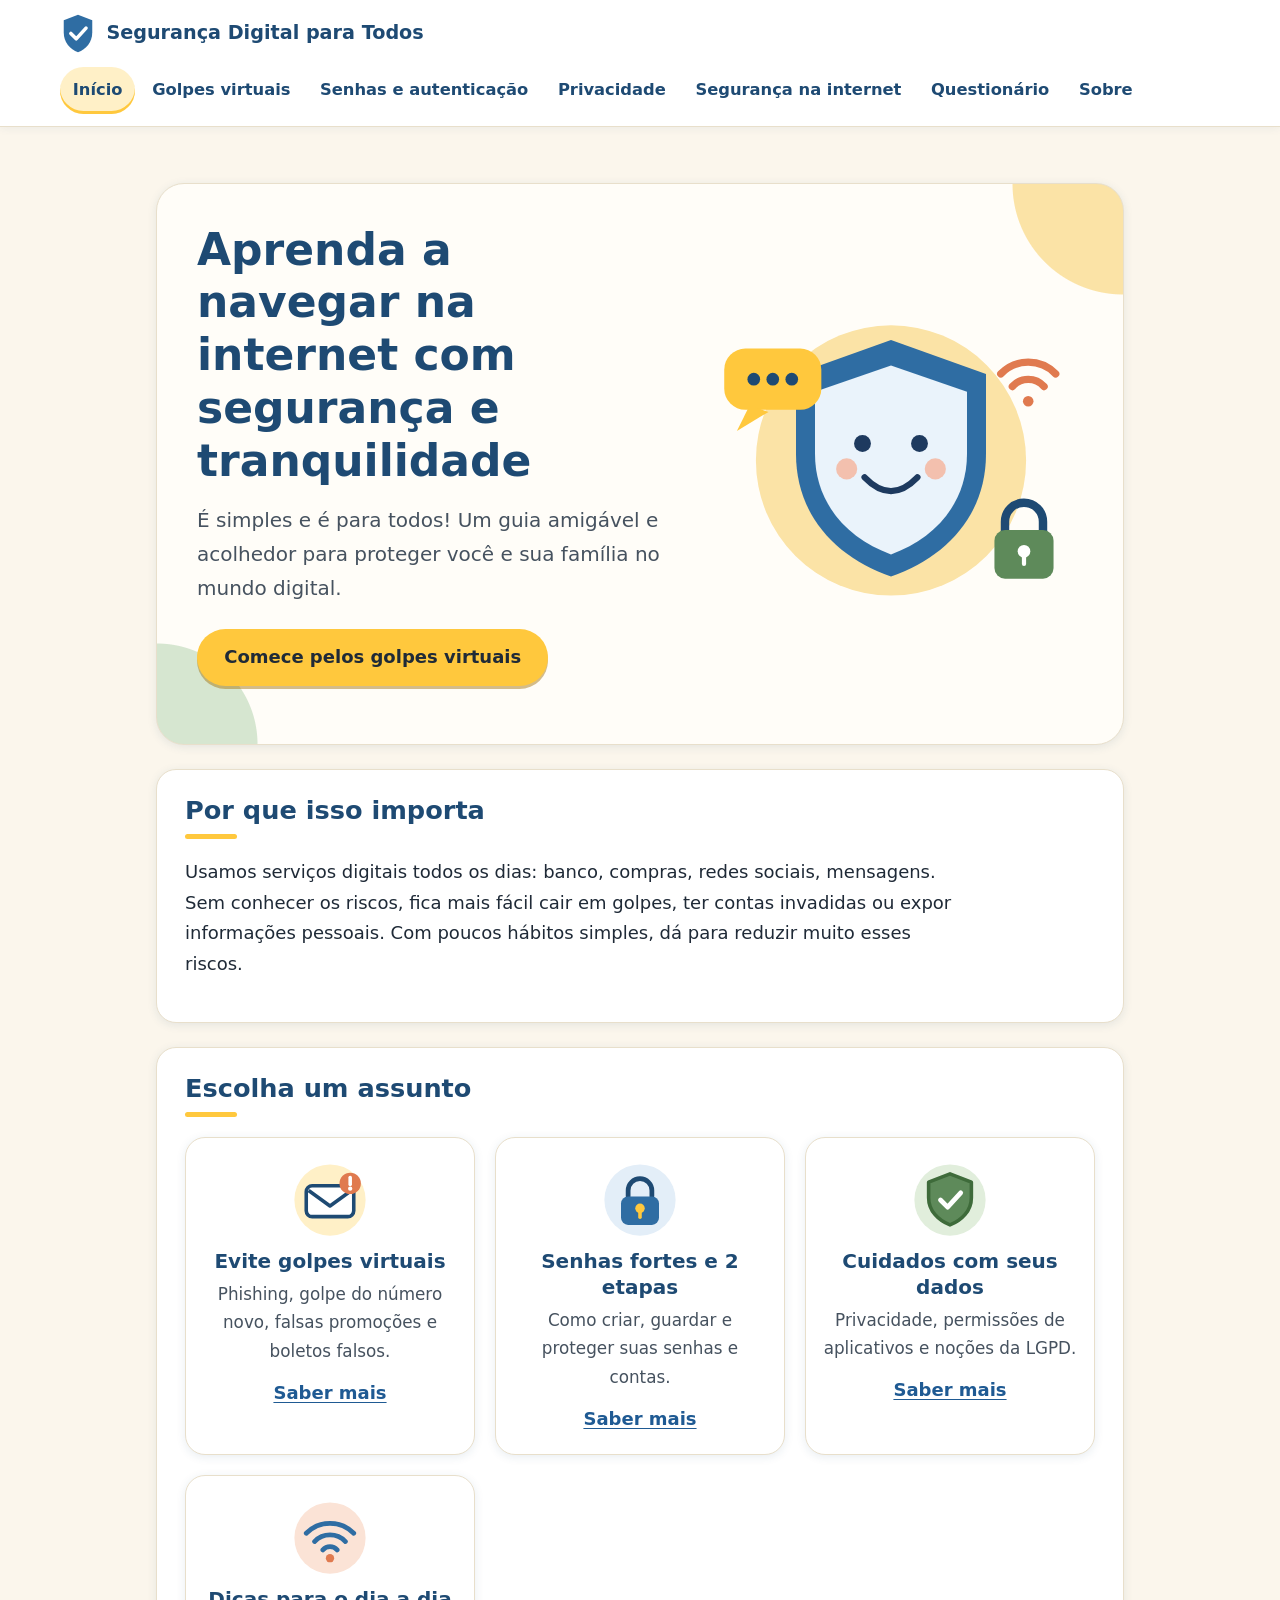
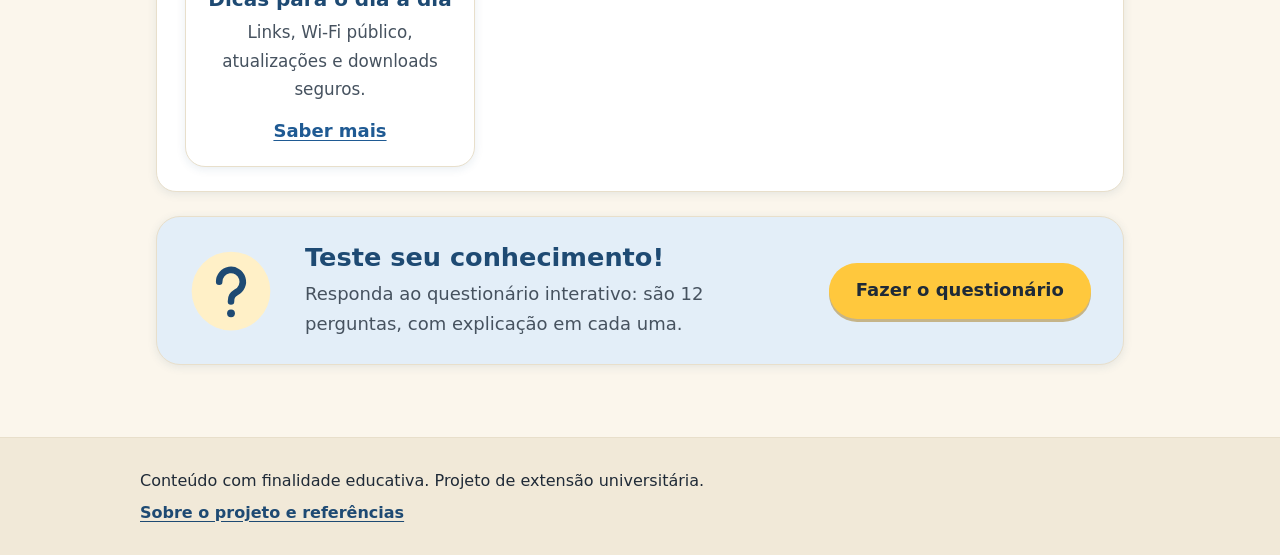
<file: index.html>
<!DOCTYPE html>
<html lang="pt-BR">
<head>
  <meta charset="UTF-8">
  <meta name="viewport" content="width=device-width, initial-scale=1">
  <meta name="description" content="Site educativo gratuito sobre segurança e privacidade na internet: golpes, senhas, dados pessoais e navegação segura.">
  <title>Segurança Digital para Todos</title>
  <link rel="stylesheet" href="css/style.css">
</head>
<body>
  <a class="skip-link" href="#conteudo">Pular para o conteúdo</a>

  <header class="site-header">
    <p class="site-title"><a href="index.html">Segurança Digital para Todos</a></p>
    <nav aria-label="Navegação principal">
      <ul>
        <li><a href="index.html" aria-current="page">Início</a></li>
        <li><a href="pages/golpes.html">Golpes virtuais</a></li>
        <li><a href="pages/senhas.html">Senhas e autenticação</a></li>
        <li><a href="pages/privacidade.html">Privacidade</a></li>
        <li><a href="pages/seguranca.html">Segurança na internet</a></li>
        <li><a href="pages/questionario.html">Questionário</a></li>
        <li><a href="pages/sobre.html">Sobre</a></li>
      </ul>
    </nav>
  </header>

  <main id="conteudo">
    <section class="hero" aria-labelledby="titulo-principal">
      <div class="hero-texto">
        <h1 id="titulo-principal">Aprenda a navegar na internet com segurança e tranquilidade</h1>
        <p class="hero-lead">É simples e é para todos! Um guia amigável e acolhedor para proteger você e sua família no mundo digital.</p>
        <p><a class="btn btn-destaque" href="pages/golpes.html">Comece pelos golpes virtuais</a></p>
      </div>
      <div class="hero-arte">
        <svg class="hero-svg" viewBox="0 0 360 300" aria-hidden="true" focusable="false">
          <circle cx="180" cy="152" r="128" fill="#fbe3a6"/>
          <path d="M180 38 270 70v76c0 58-38 98-90 116-52-18-90-58-90-116V70z" fill="#2f6da3"/>
          <path d="M180 62 252 87v59c0 46-30 80-72 95-42-15-72-49-72-95V87z" fill="#eaf3fb"/>
          <circle cx="153" cy="136" r="8" fill="#1e3a5f"/>
          <circle cx="207" cy="136" r="8" fill="#1e3a5f"/>
          <circle cx="138" cy="160" r="10" fill="#f4b6a0" opacity=".85"/>
          <circle cx="222" cy="160" r="10" fill="#f4b6a0" opacity=".85"/>
          <path d="M155 168q25 26 50 0" fill="none" stroke="#1e3a5f" stroke-width="6" stroke-linecap="round"/>
          <rect x="22" y="46" width="92" height="58" rx="20" fill="#ffc83d"/>
          <path d="M46 100 34 124l30-18z" fill="#ffc83d"/>
          <circle cx="50" cy="75" r="6" fill="#1e4a73"/>
          <circle cx="68" cy="75" r="6" fill="#1e4a73"/>
          <circle cx="86" cy="75" r="6" fill="#1e4a73"/>
          <path d="M284 70a36 36 0 0 1 52 0M295 82a20 20 0 0 1 30 0" fill="none" stroke="#e07a4f" stroke-width="7" stroke-linecap="round"/>
          <circle cx="310" cy="96" r="5" fill="#e07a4f"/>
          <path d="M288 220v-10a18 18 0 0 1 36 0v10" fill="none" stroke="#1e4a73" stroke-width="8" stroke-linecap="round"/>
          <rect x="278" y="218" width="56" height="46" rx="10" fill="#5e8a5a"/>
          <circle cx="306" cy="238" r="6" fill="#fff"/>
          <rect x="304" y="240" width="4" height="12" rx="2" fill="#fff"/>
        </svg>
      </div>
    </section>

    <section aria-labelledby="importancia">
      <h2 id="importancia">Por que isso importa</h2>
      <p>Usamos serviços digitais todos os dias: banco, compras, redes sociais, mensagens. Sem conhecer os riscos, fica mais fácil cair em golpes, ter contas invadidas ou expor informações pessoais. Com poucos hábitos simples, dá para reduzir muito esses riscos.</p>
    </section>

    <section aria-labelledby="conteudos">
      <h2 id="conteudos">Escolha um assunto</h2>
      <ul class="cards">
        <li>
          <svg class="icone" viewBox="0 0 64 64" aria-hidden="true" focusable="false">
            <circle cx="32" cy="32" r="30" fill="#fff0c7"/>
            <rect x="12" y="20" width="40" height="26" rx="5" fill="#fff" stroke="#1e4a73" stroke-width="3"/>
            <path d="M14 24l18 13 18-13" fill="none" stroke="#1e4a73" stroke-width="3" stroke-linejoin="round"/>
            <circle cx="49" cy="18" r="9" fill="#e07a4f"/>
            <path d="M49 13v6" stroke="#fff" stroke-width="3" stroke-linecap="round"/>
            <circle cx="49" cy="22.5" r="1.8" fill="#fff"/>
          </svg>
          <h3><a href="pages/golpes.html">Evite golpes virtuais</a></h3>
          <p>Phishing, golpe do número novo, falsas promoções e boletos falsos.</p>
          <span class="saiba-mais" aria-hidden="true">Saber mais</span>
        </li>
        <li>
          <svg class="icone" viewBox="0 0 64 64" aria-hidden="true" focusable="false">
            <circle cx="32" cy="32" r="30" fill="#e3eef8"/>
            <path d="M22 29v-5a10 10 0 0 1 20 0v5" fill="none" stroke="#1e4a73" stroke-width="4" stroke-linecap="round"/>
            <rect x="16" y="29" width="32" height="24" rx="6" fill="#2f6da3"/>
            <circle cx="32" cy="39" r="4" fill="#ffc83d"/>
            <rect x="30.5" y="41" width="3" height="7" rx="1.5" fill="#ffc83d"/>
          </svg>
          <h3><a href="pages/senhas.html">Senhas fortes e 2 etapas</a></h3>
          <p>Como criar, guardar e proteger suas senhas e contas.</p>
          <span class="saiba-mais" aria-hidden="true">Saber mais</span>
        </li>
        <li>
          <svg class="icone" viewBox="0 0 64 64" aria-hidden="true" focusable="false">
            <circle cx="32" cy="32" r="30" fill="#e1eedc"/>
            <path d="M32 10 14 17v13c0 11 8 19 18 23 10-4 18-12 18-23V17z" fill="#5e8a5a" stroke="#3e6b3a" stroke-width="3" stroke-linejoin="round"/>
            <path d="M24 32l6 6 11-12" fill="none" stroke="#fff" stroke-width="4" stroke-linecap="round" stroke-linejoin="round"/>
          </svg>
          <h3><a href="pages/privacidade.html">Cuidados com seus dados</a></h3>
          <p>Privacidade, permissões de aplicativos e noções da LGPD.</p>
          <span class="saiba-mais" aria-hidden="true">Saber mais</span>
        </li>
        <li>
          <svg class="icone" viewBox="0 0 64 64" aria-hidden="true" focusable="false">
            <circle cx="32" cy="32" r="30" fill="#fbe3d6"/>
            <path d="M12 28a28 28 0 0 1 40 0M19 35a18 18 0 0 1 26 0M26 42a8 8 0 0 1 12 0" fill="none" stroke="#2f6da3" stroke-width="4" stroke-linecap="round"/>
            <circle cx="32" cy="49" r="3.5" fill="#e07a4f"/>
          </svg>
          <h3><a href="pages/seguranca.html">Dicas para o dia a dia</a></h3>
          <p>Links, Wi-Fi público, atualizações e downloads seguros.</p>
          <span class="saiba-mais" aria-hidden="true">Saber mais</span>
        </li>
      </ul>
    </section>

    <section class="chamada-quiz" aria-labelledby="titulo-quiz">
      <svg class="icone" viewBox="0 0 64 64" aria-hidden="true" focusable="false">
        <circle cx="32" cy="32" r="30" fill="#fff0c7"/>
        <path d="M23 25a9 9 0 1 1 13 8c-3 2-4 3-4 7" fill="none" stroke="#1e4a73" stroke-width="5" stroke-linecap="round"/>
        <circle cx="32" cy="49" r="3" fill="#1e4a73"/>
      </svg>
      <div>
        <h2 id="titulo-quiz">Teste seu conhecimento!</h2>
        <p>Responda ao questionário interativo: são 12 perguntas, com explicação em cada uma.</p>
      </div>
      <a class="btn btn-destaque" href="pages/questionario.html">Fazer o questionário</a>
    </section>
  </main>

  <footer class="site-footer">
    <p>Conteúdo com finalidade educativa. Projeto de extensão universitária.</p>
    <p><a href="pages/sobre.html">Sobre o projeto e referências</a></p>
  </footer>

  <script src="js/main.js" defer></script>
</body>
</html>
</file>
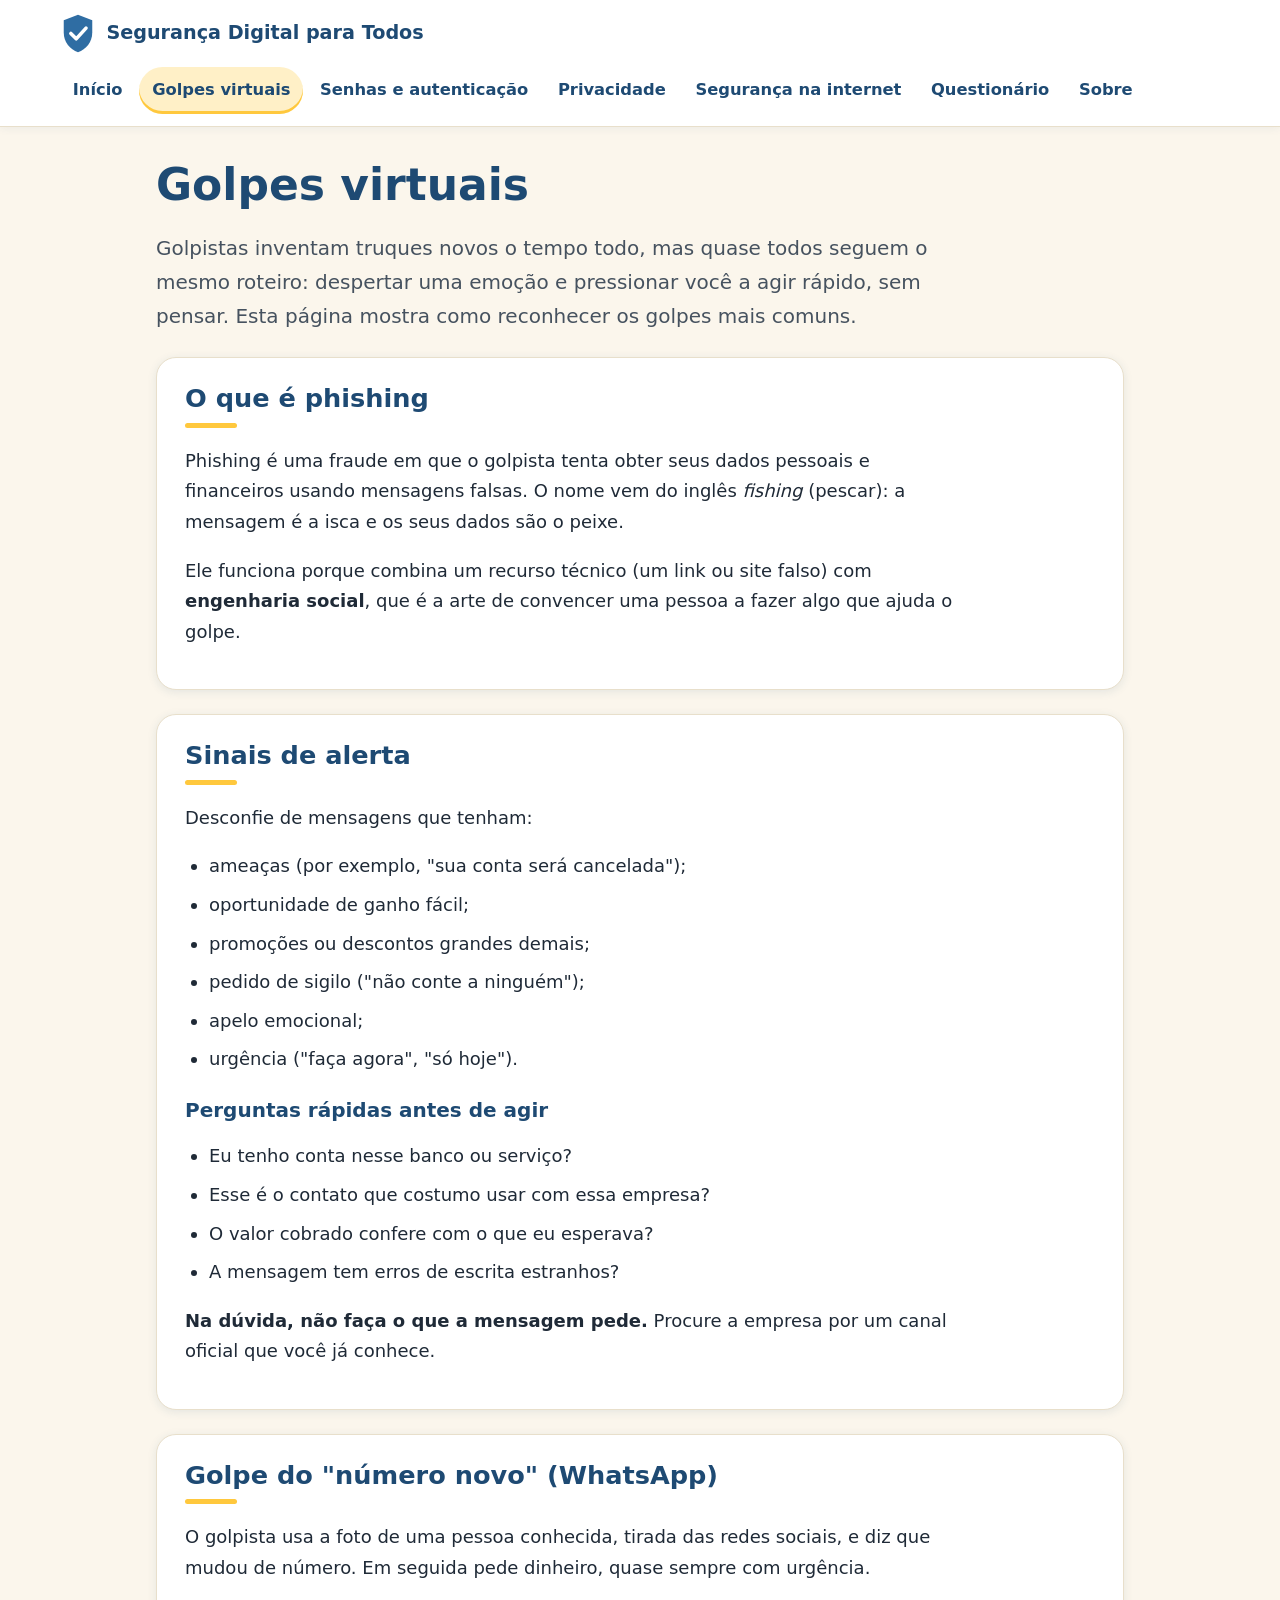
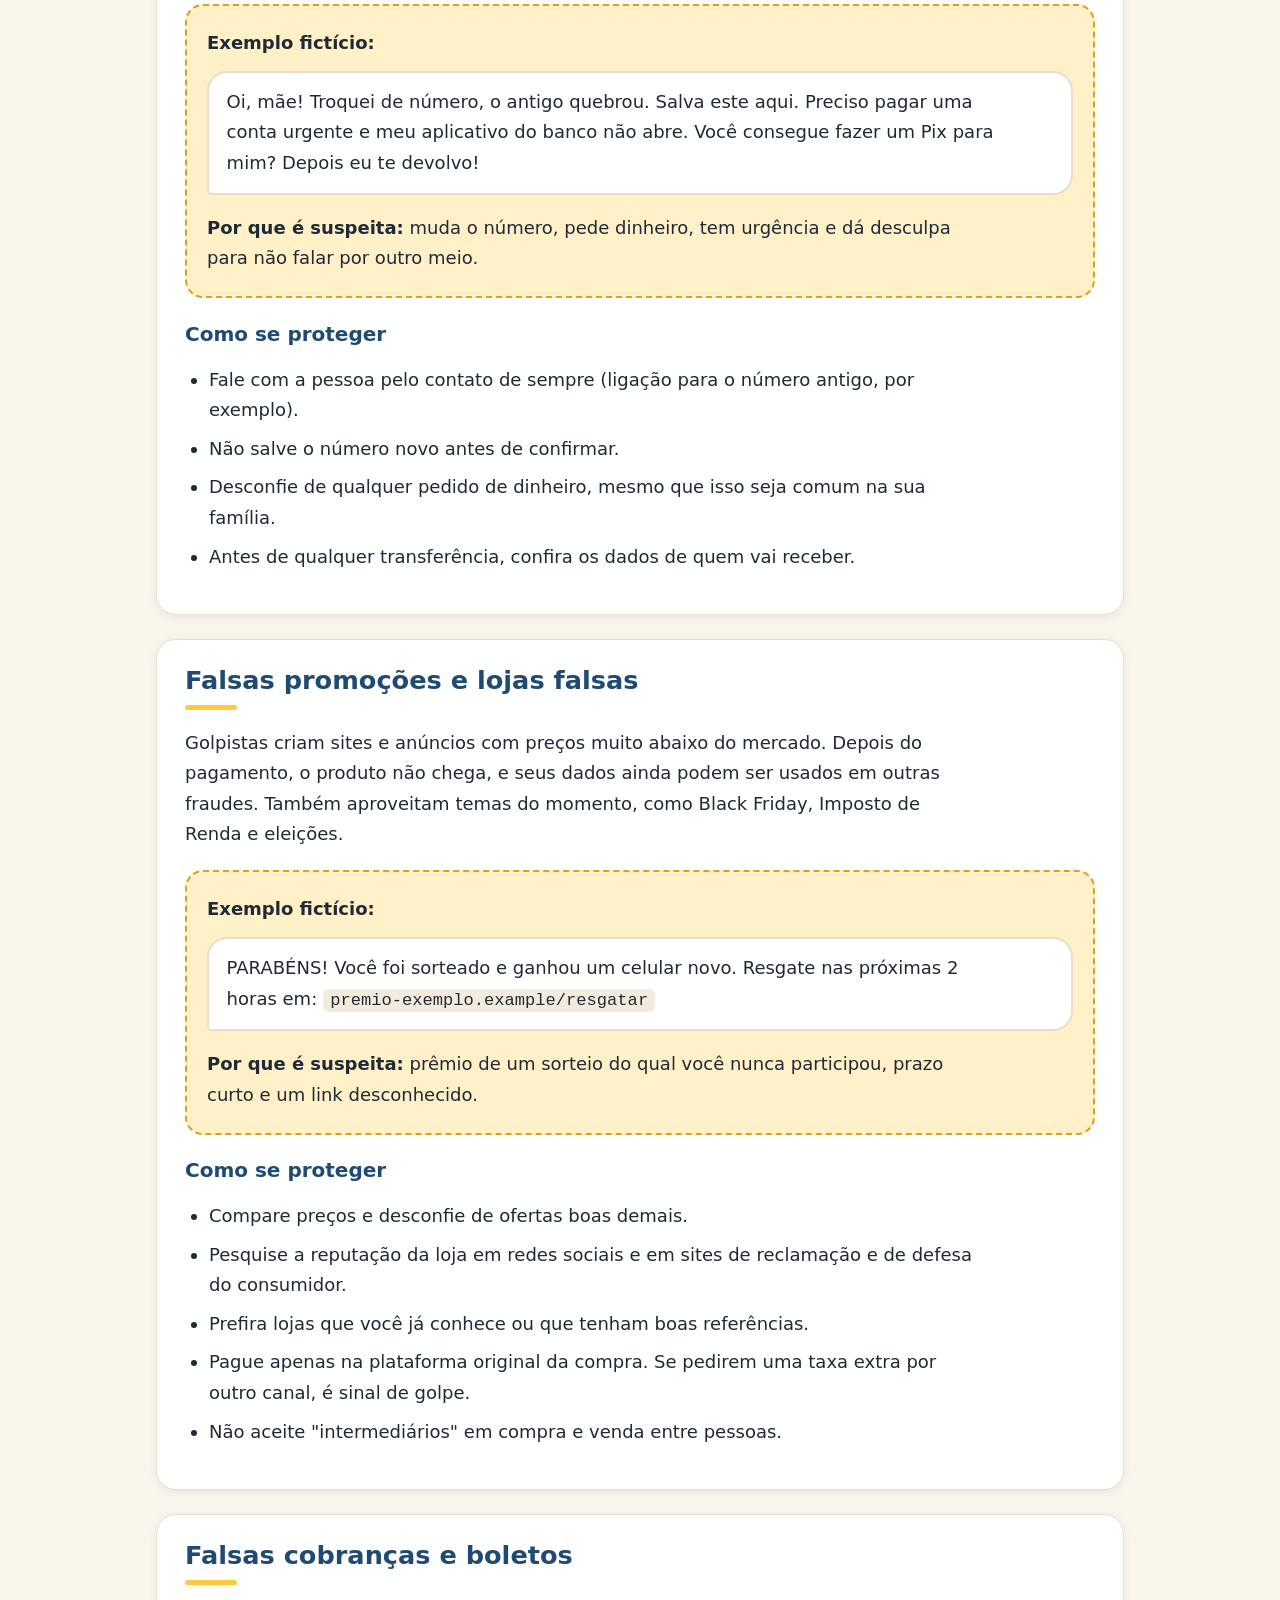
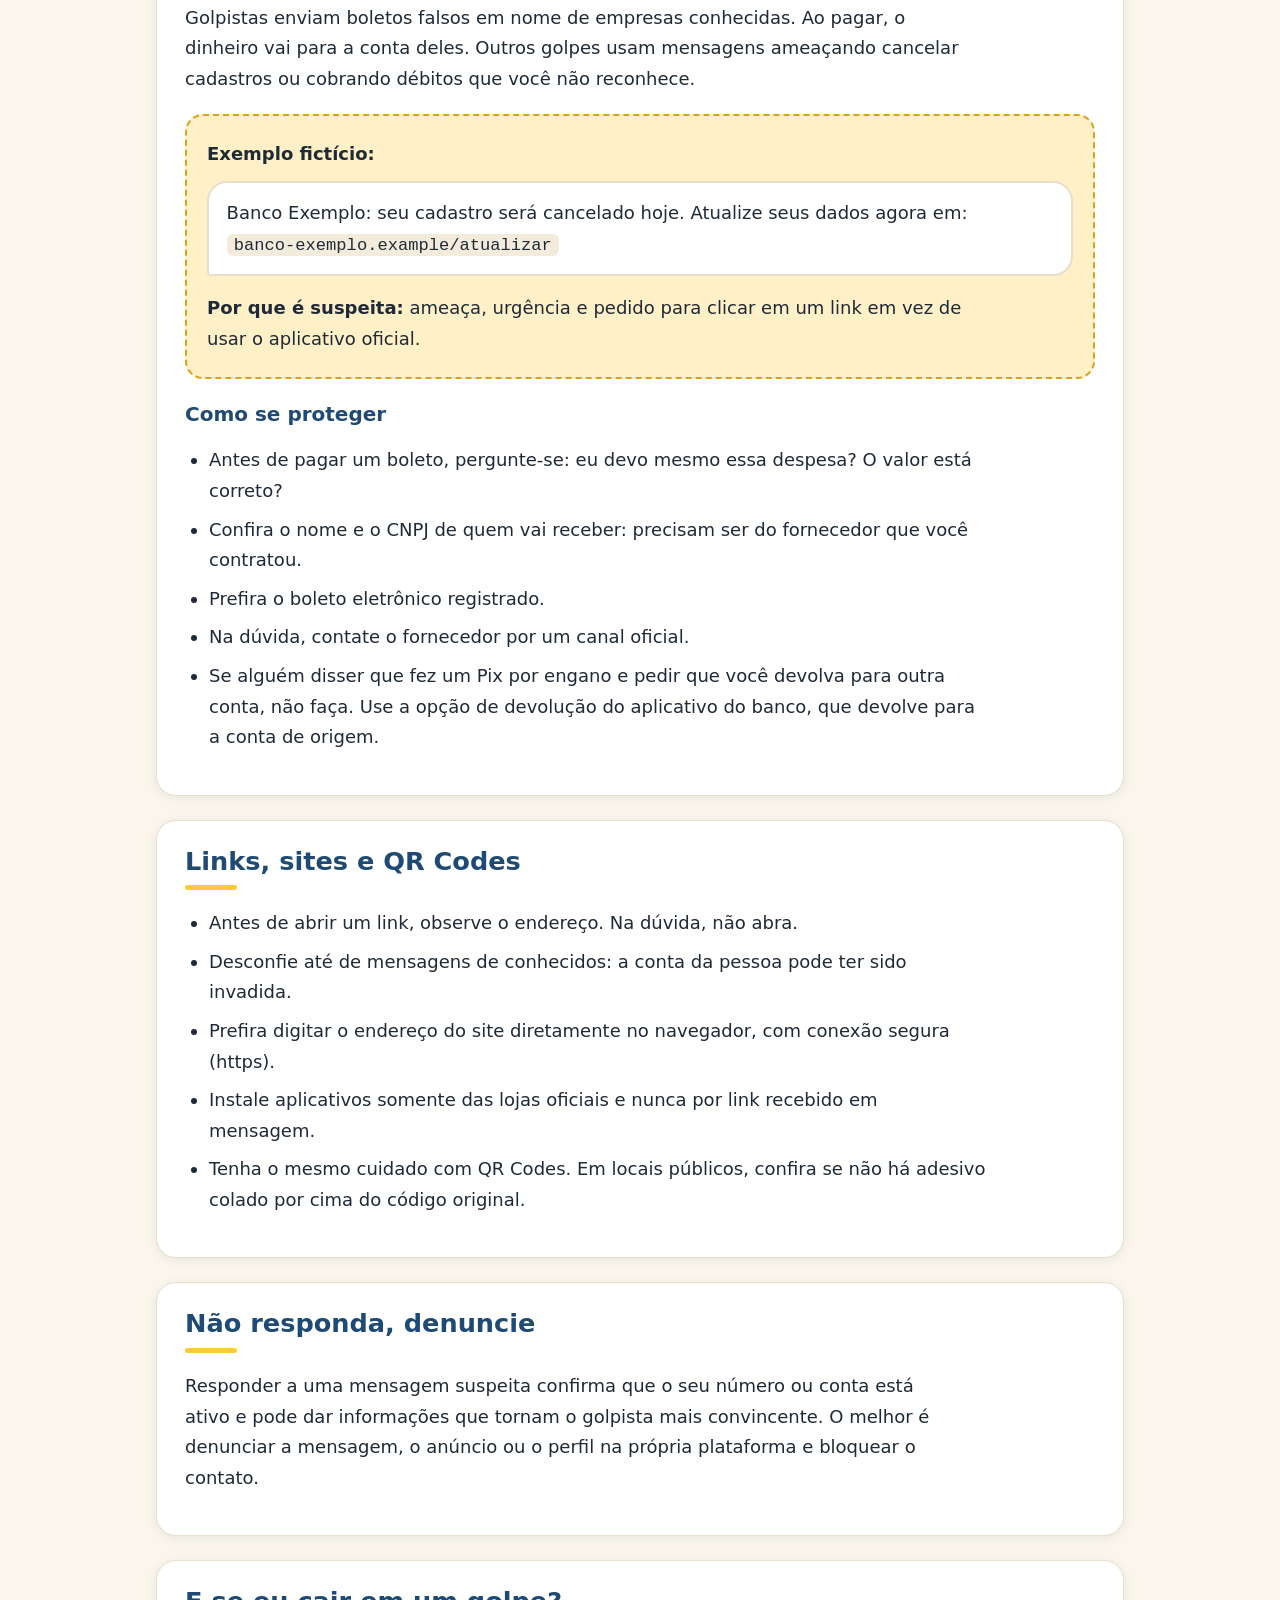
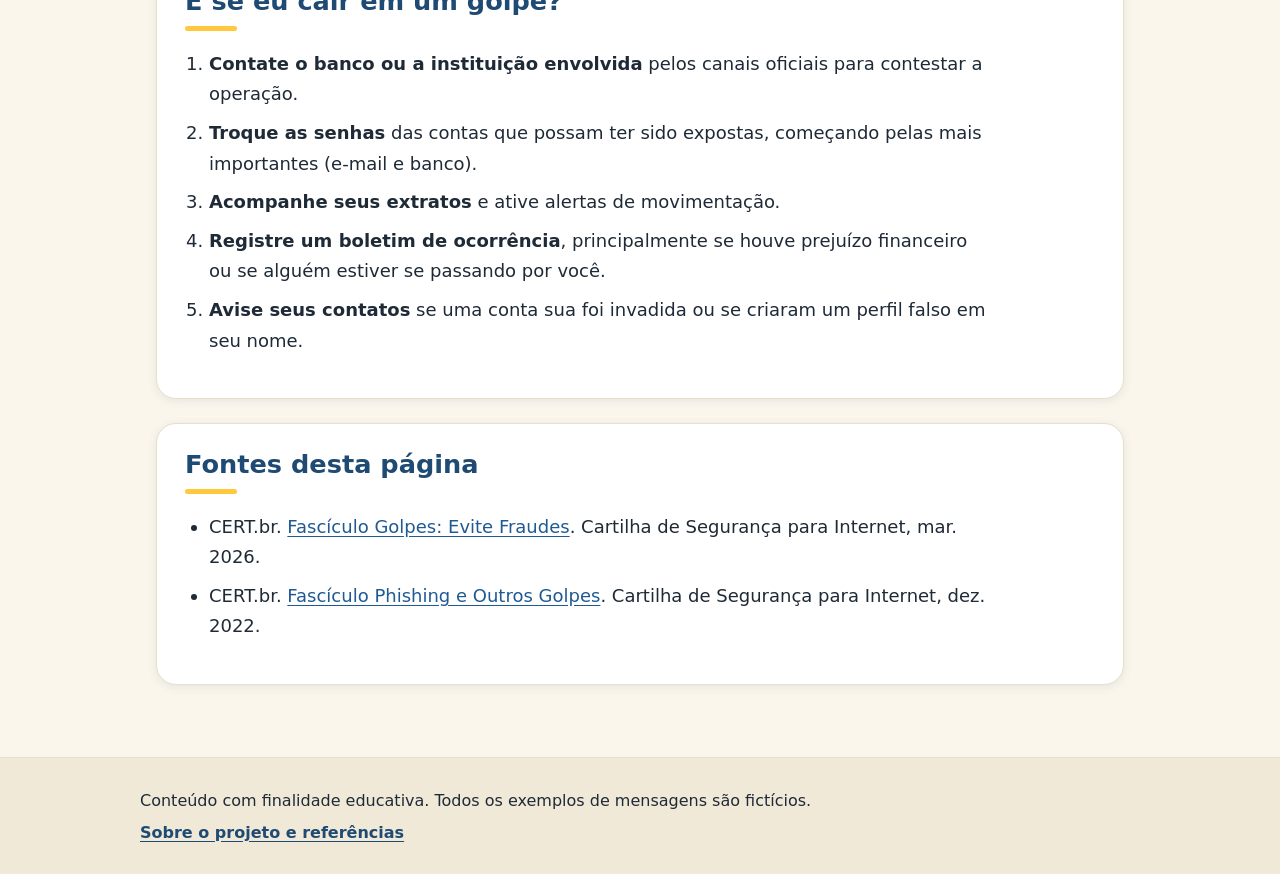
<file: pages/golpes.html>
<!DOCTYPE html>
<html lang="pt-BR">
<head>
  <meta charset="UTF-8">
  <meta name="viewport" content="width=device-width, initial-scale=1">
  <meta name="description" content="Aprenda a reconhecer phishing, golpes por WhatsApp, falsas promoções e boletos falsos.">
  <title>Golpes virtuais | Segurança Digital para Todos</title>
  <link rel="stylesheet" href="../css/style.css">
</head>
<body>
  <a class="skip-link" href="#conteudo">Pular para o conteúdo</a>

  <header class="site-header">
    <p class="site-title"><a href="../index.html">Segurança Digital para Todos</a></p>
    <nav aria-label="Navegação principal">
      <ul>
        <li><a href="../index.html">Início</a></li>
        <li><a href="golpes.html" aria-current="page">Golpes virtuais</a></li>
        <li><a href="senhas.html">Senhas e autenticação</a></li>
        <li><a href="privacidade.html">Privacidade</a></li>
        <li><a href="seguranca.html">Segurança na internet</a></li>
        <li><a href="questionario.html">Questionário</a></li>
        <li><a href="sobre.html">Sobre</a></li>
      </ul>
    </nav>
  </header>

  <main id="conteudo">
    <h1>Golpes virtuais</h1>
    <p>Golpistas inventam truques novos o tempo todo, mas quase todos seguem o mesmo roteiro: despertar uma emoção e pressionar você a agir rápido, sem pensar. Esta página mostra como reconhecer os golpes mais comuns.</p>

    <section aria-labelledby="phishing">
      <h2 id="phishing">O que é phishing</h2>
      <p>Phishing é uma fraude em que o golpista tenta obter seus dados pessoais e financeiros usando mensagens falsas. O nome vem do inglês <em>fishing</em> (pescar): a mensagem é a isca e os seus dados são o peixe.</p>
      <p>Ele funciona porque combina um recurso técnico (um link ou site falso) com <strong>engenharia social</strong>, que é a arte de convencer uma pessoa a fazer algo que ajuda o golpe.</p>
    </section>

    <section aria-labelledby="sinais">
      <h2 id="sinais">Sinais de alerta</h2>
      <p>Desconfie de mensagens que tenham:</p>
      <ul>
        <li>ameaças (por exemplo, "sua conta será cancelada");</li>
        <li>oportunidade de ganho fácil;</li>
        <li>promoções ou descontos grandes demais;</li>
        <li>pedido de sigilo ("não conte a ninguém");</li>
        <li>apelo emocional;</li>
        <li>urgência ("faça agora", "só hoje").</li>
      </ul>
      <h3>Perguntas rápidas antes de agir</h3>
      <ul>
        <li>Eu tenho conta nesse banco ou serviço?</li>
        <li>Esse é o contato que costumo usar com essa empresa?</li>
        <li>O valor cobrado confere com o que eu esperava?</li>
        <li>A mensagem tem erros de escrita estranhos?</li>
      </ul>
      <p><strong>Na dúvida, não faça o que a mensagem pede.</strong> Procure a empresa por um canal oficial que você já conhece.</p>
    </section>

    <section aria-labelledby="whatsapp">
      <h2 id="whatsapp">Golpe do "número novo" (WhatsApp)</h2>
      <p>O golpista usa a foto de uma pessoa conhecida, tirada das redes sociais, e diz que mudou de número. Em seguida pede dinheiro, quase sempre com urgência.</p>
      <aside class="exemplo" aria-label="Exemplo fictício de mensagem fraudulenta">
        <p><strong>Exemplo fictício:</strong></p>
        <blockquote>
          <p>Oi, mãe! Troquei de número, o antigo quebrou. Salva este aqui. Preciso pagar uma conta urgente e meu aplicativo do banco não abre. Você consegue fazer um Pix para mim? Depois eu te devolvo!</p>
        </blockquote>
        <p><strong>Por que é suspeita:</strong> muda o número, pede dinheiro, tem urgência e dá desculpa para não falar por outro meio.</p>
      </aside>
      <h3>Como se proteger</h3>
      <ul>
        <li>Fale com a pessoa pelo contato de sempre (ligação para o número antigo, por exemplo).</li>
        <li>Não salve o número novo antes de confirmar.</li>
        <li>Desconfie de qualquer pedido de dinheiro, mesmo que isso seja comum na sua família.</li>
        <li>Antes de qualquer transferência, confira os dados de quem vai receber.</li>
      </ul>
    </section>

    <section aria-labelledby="promocoes">
      <h2 id="promocoes">Falsas promoções e lojas falsas</h2>
      <p>Golpistas criam sites e anúncios com preços muito abaixo do mercado. Depois do pagamento, o produto não chega, e seus dados ainda podem ser usados em outras fraudes. Também aproveitam temas do momento, como Black Friday, Imposto de Renda e eleições.</p>
      <aside class="exemplo" aria-label="Exemplo fictício de mensagem fraudulenta">
        <p><strong>Exemplo fictício:</strong></p>
        <blockquote>
          <p>PARABÉNS! Você foi sorteado e ganhou um celular novo. Resgate nas próximas 2 horas em: <code>premio-exemplo.example/resgatar</code></p>
        </blockquote>
        <p><strong>Por que é suspeita:</strong> prêmio de um sorteio do qual você nunca participou, prazo curto e um link desconhecido.</p>
      </aside>
      <h3>Como se proteger</h3>
      <ul>
        <li>Compare preços e desconfie de ofertas boas demais.</li>
        <li>Pesquise a reputação da loja em redes sociais e em sites de reclamação e de defesa do consumidor.</li>
        <li>Prefira lojas que você já conhece ou que tenham boas referências.</li>
        <li>Pague apenas na plataforma original da compra. Se pedirem uma taxa extra por outro canal, é sinal de golpe.</li>
        <li>Não aceite "intermediários" em compra e venda entre pessoas.</li>
      </ul>
    </section>

    <section aria-labelledby="cobrancas">
      <h2 id="cobrancas">Falsas cobranças e boletos</h2>
      <p>Golpistas enviam boletos falsos em nome de empresas conhecidas. Ao pagar, o dinheiro vai para a conta deles. Outros golpes usam mensagens ameaçando cancelar cadastros ou cobrando débitos que você não reconhece.</p>
      <aside class="exemplo" aria-label="Exemplo fictício de mensagem fraudulenta">
        <p><strong>Exemplo fictício:</strong></p>
        <blockquote>
          <p>Banco Exemplo: seu cadastro será cancelado hoje. Atualize seus dados agora em: <code>banco-exemplo.example/atualizar</code></p>
        </blockquote>
        <p><strong>Por que é suspeita:</strong> ameaça, urgência e pedido para clicar em um link em vez de usar o aplicativo oficial.</p>
      </aside>
      <h3>Como se proteger</h3>
      <ul>
        <li>Antes de pagar um boleto, pergunte-se: eu devo mesmo essa despesa? O valor está correto?</li>
        <li>Confira o nome e o CNPJ de quem vai receber: precisam ser do fornecedor que você contratou.</li>
        <li>Prefira o boleto eletrônico registrado.</li>
        <li>Na dúvida, contate o fornecedor por um canal oficial.</li>
        <li>Se alguém disser que fez um Pix por engano e pedir que você devolva para outra conta, não faça. Use a opção de devolução do aplicativo do banco, que devolve para a conta de origem.</li>
      </ul>
    </section>

    <section aria-labelledby="links">
      <h2 id="links">Links, sites e QR Codes</h2>
      <ul>
        <li>Antes de abrir um link, observe o endereço. Na dúvida, não abra.</li>
        <li>Desconfie até de mensagens de conhecidos: a conta da pessoa pode ter sido invadida.</li>
        <li>Prefira digitar o endereço do site diretamente no navegador, com conexão segura (https).</li>
        <li>Instale aplicativos somente das lojas oficiais e nunca por link recebido em mensagem.</li>
        <li>Tenha o mesmo cuidado com QR Codes. Em locais públicos, confira se não há adesivo colado por cima do código original.</li>
      </ul>
    </section>

    <section aria-labelledby="denunciar">
      <h2 id="denunciar">Não responda, denuncie</h2>
      <p>Responder a uma mensagem suspeita confirma que o seu número ou conta está ativo e pode dar informações que tornam o golpista mais convincente. O melhor é denunciar a mensagem, o anúncio ou o perfil na própria plataforma e bloquear o contato.</p>
    </section>

    <section aria-labelledby="caiu">
      <h2 id="caiu">E se eu cair em um golpe?</h2>
      <ol>
        <li><strong>Contate o banco ou a instituição envolvida</strong> pelos canais oficiais para contestar a operação.</li>
        <li><strong>Troque as senhas</strong> das contas que possam ter sido expostas, começando pelas mais importantes (e-mail e banco).</li>
        <li><strong>Acompanhe seus extratos</strong> e ative alertas de movimentação.</li>
        <li><strong>Registre um boletim de ocorrência</strong>, principalmente se houve prejuízo financeiro ou se alguém estiver se passando por você.</li>
        <li><strong>Avise seus contatos</strong> se uma conta sua foi invadida ou se criaram um perfil falso em seu nome.</li>
      </ol>
    </section>

    <section aria-labelledby="fonte-golpes">
      <h2 id="fonte-golpes">Fontes desta página</h2>
      <ul>
        <li>CERT.br. <a href="https://cartilha.cert.br/fasciculos/golpes-evite-fraudes/fasciculo-golpes-evite-fraudes-grafica.pdf">Fascículo Golpes: Evite Fraudes</a>. Cartilha de Segurança para Internet, mar. 2026.</li>
        <li>CERT.br. <a href="https://cartilha.cert.br/guardiao/fasciculo-phishing-golpes-egc.pdf">Fascículo Phishing e Outros Golpes</a>. Cartilha de Segurança para Internet, dez. 2022.</li>
      </ul>
    </section>
  </main>

  <footer class="site-footer">
    <p>Conteúdo com finalidade educativa. Todos os exemplos de mensagens são fictícios.</p>
    <p><a href="sobre.html">Sobre o projeto e referências</a></p>
  </footer>
<script src="../js/main.js" defer></script></body>
</html>
</file>
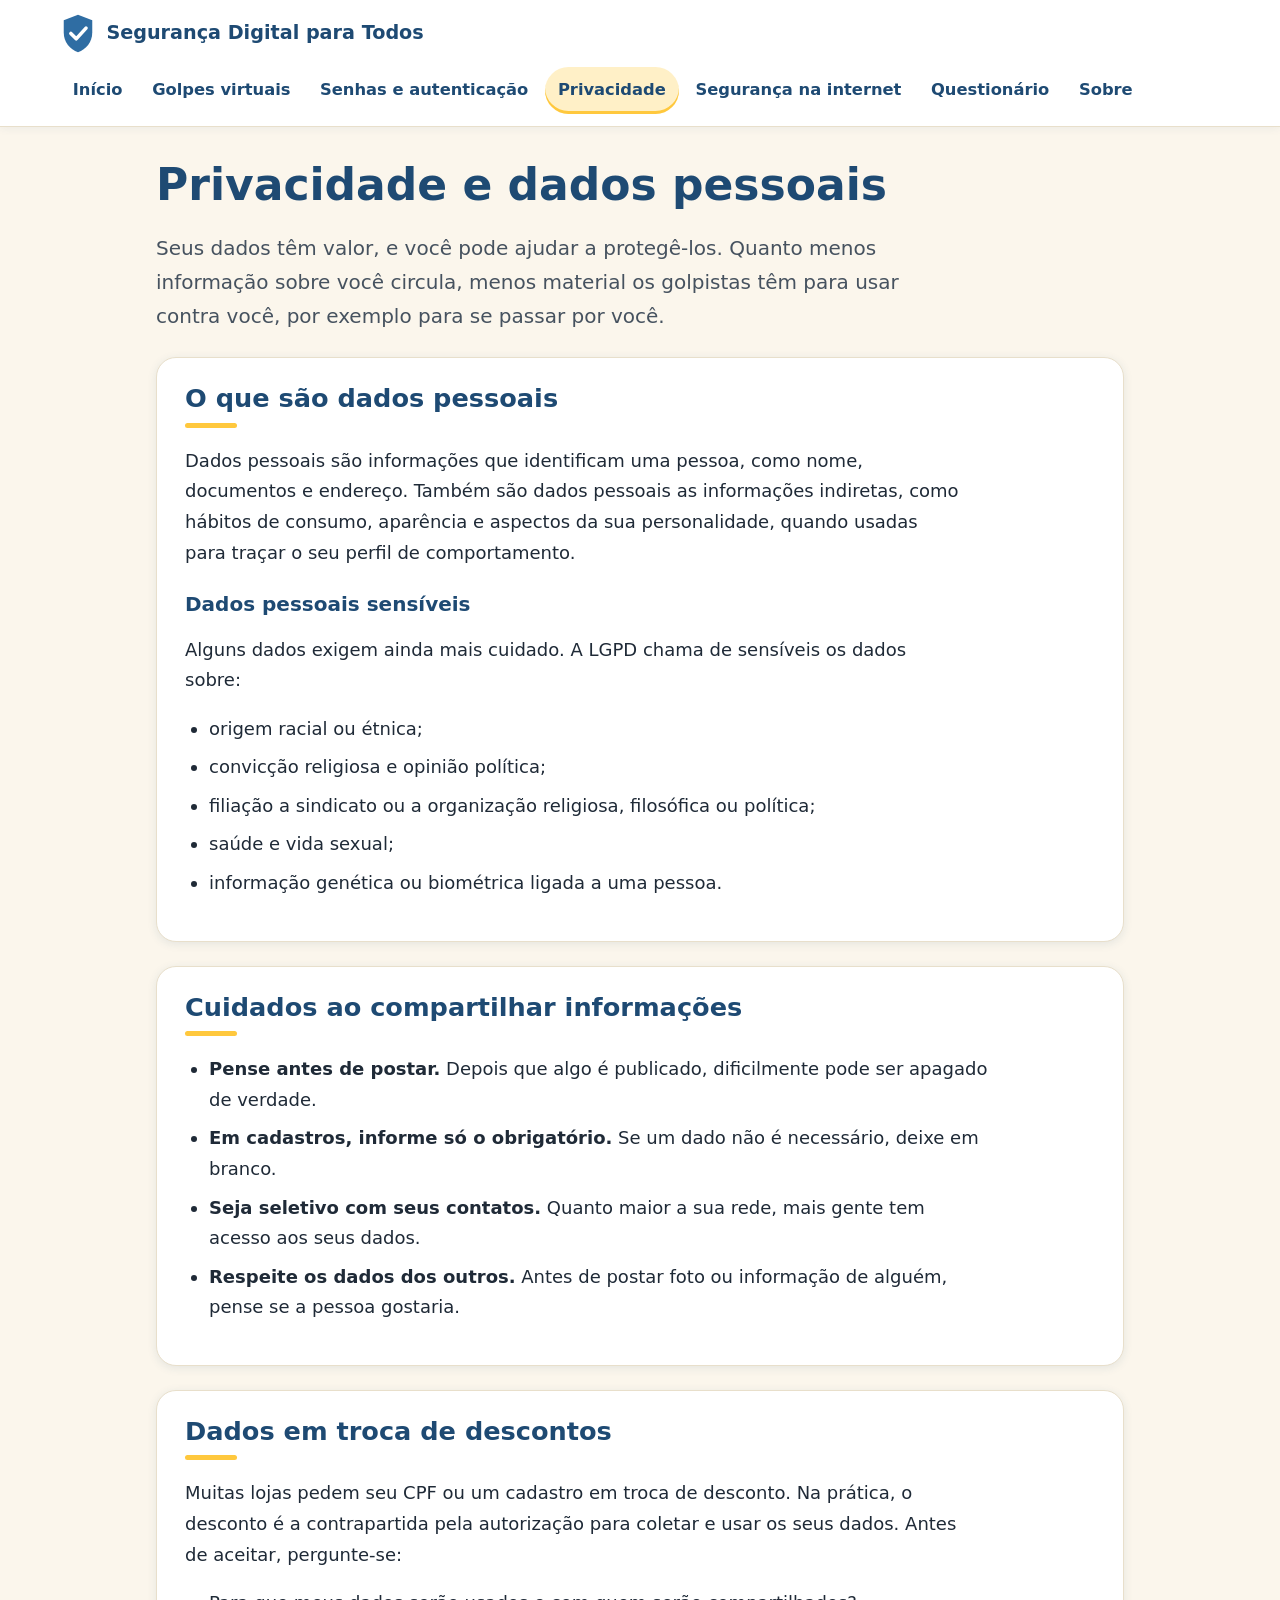
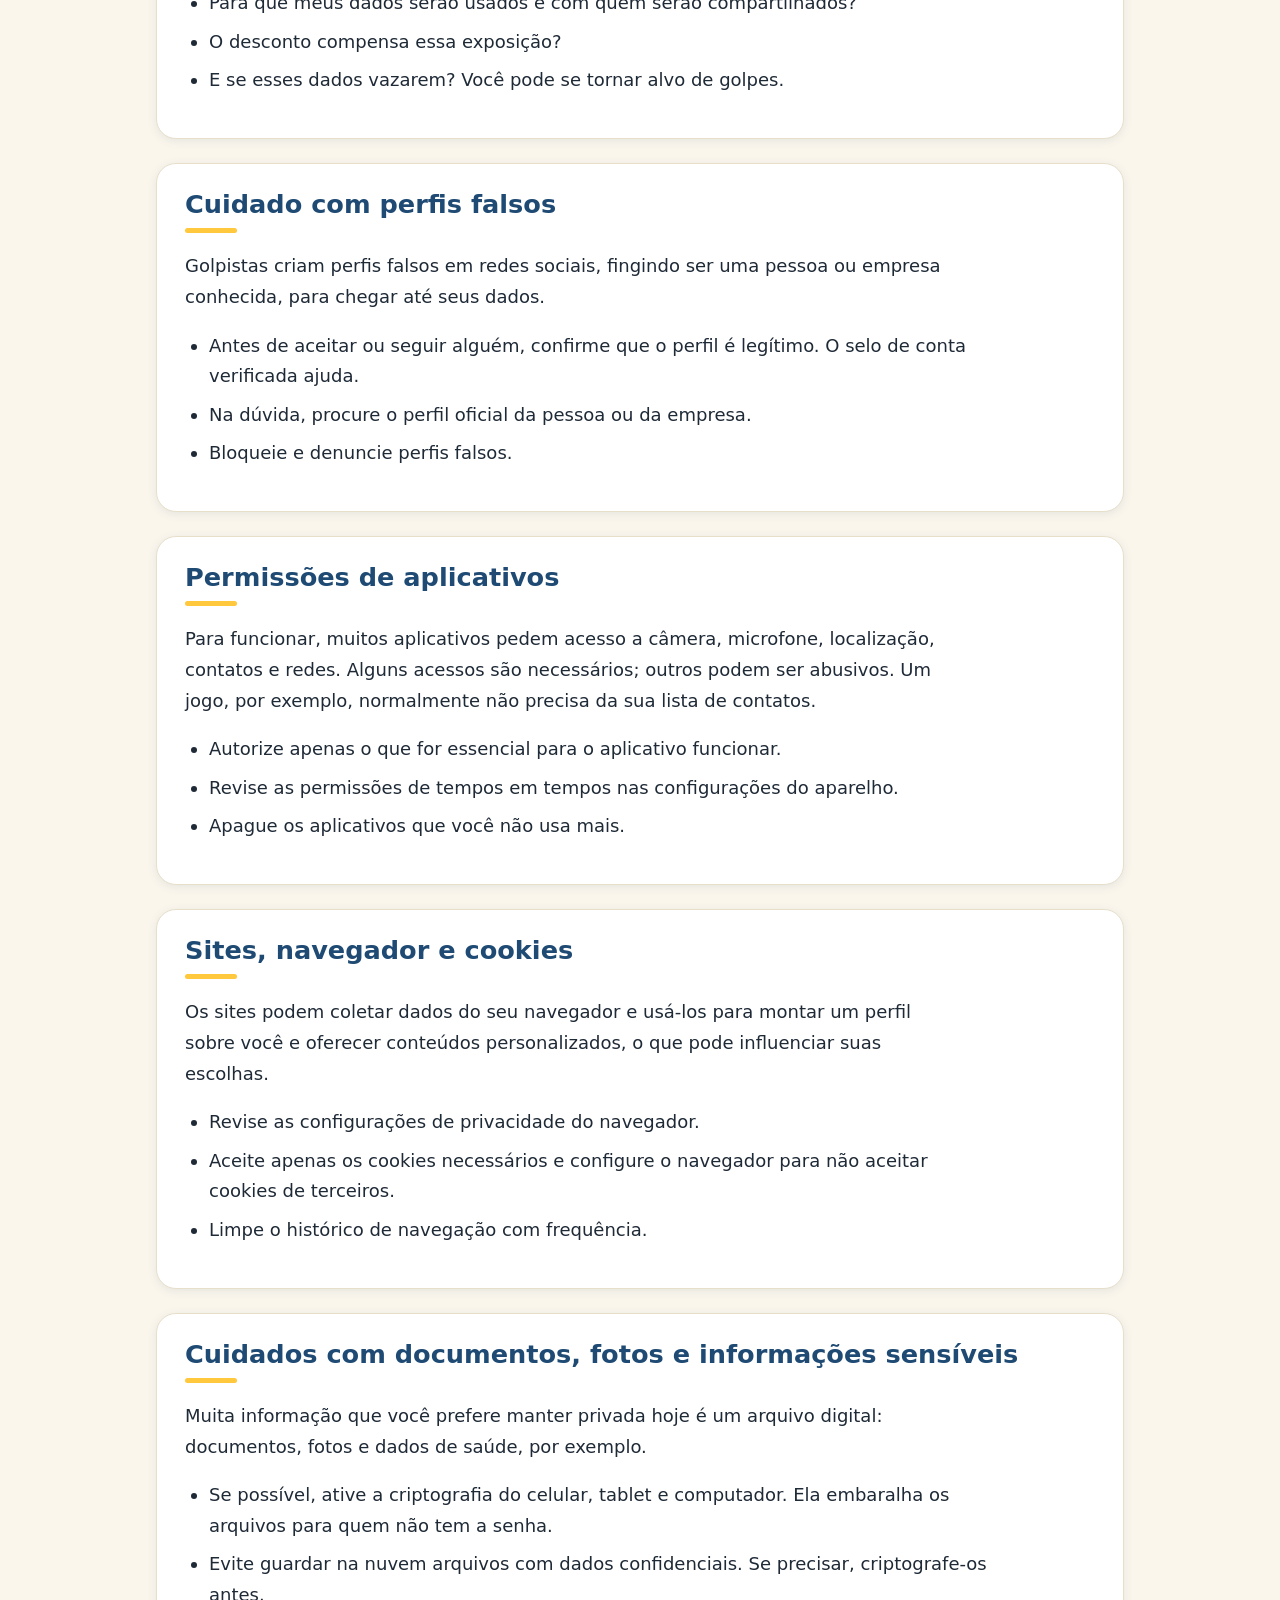
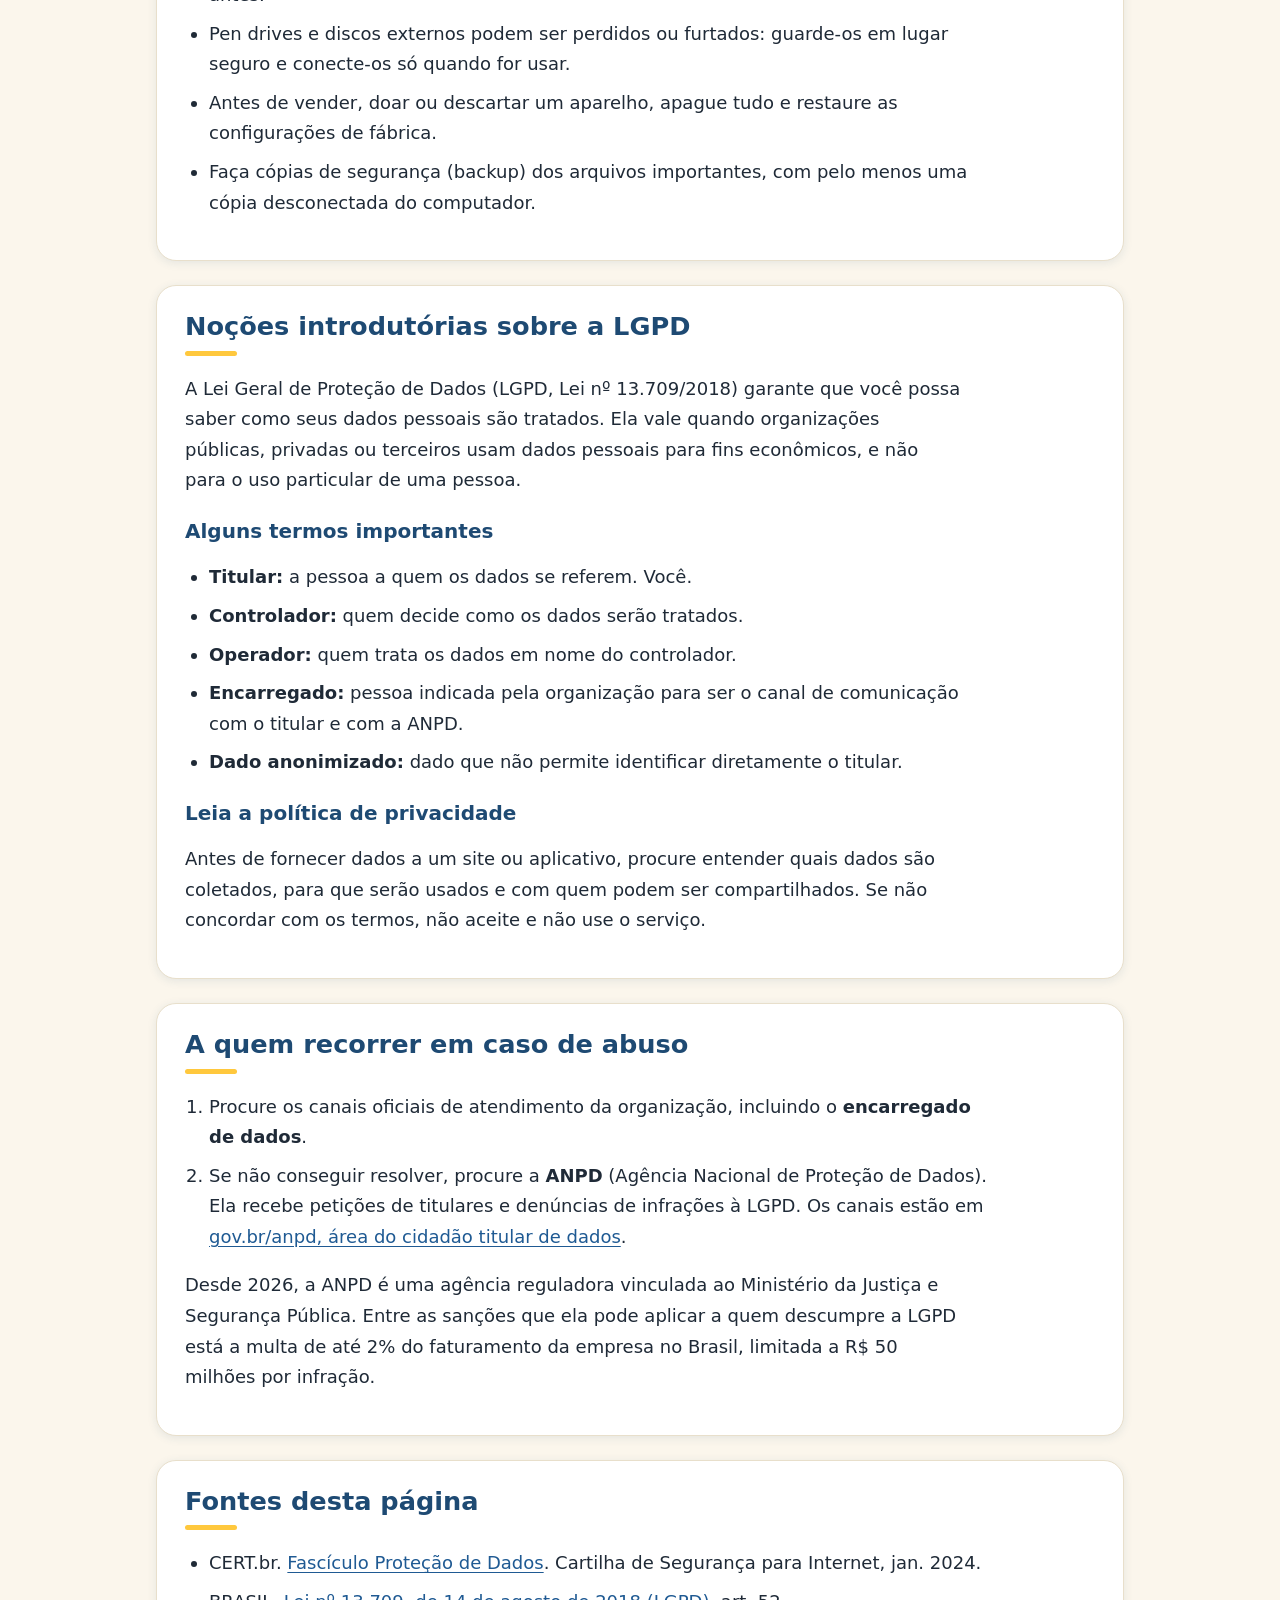
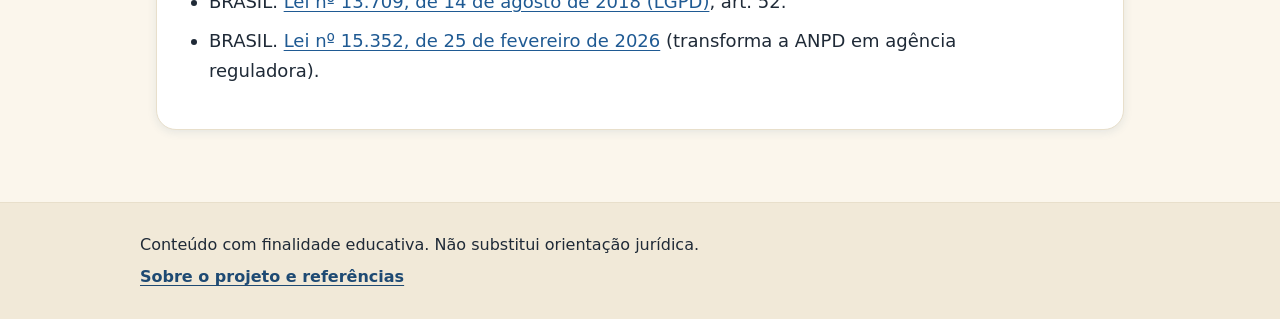
<file: pages/privacidade.html>
<!DOCTYPE html>
<html lang="pt-BR">
<head>
  <meta charset="UTF-8">
  <meta name="viewport" content="width=device-width, initial-scale=1">
  <meta name="description" content="Entenda o que são dados pessoais, como reduzir sua exposição na internet, controlar permissões de aplicativos e conhecer seus direitos na LGPD.">
  <title>Privacidade e dados pessoais | Segurança Digital para Todos</title>
  <link rel="stylesheet" href="../css/style.css">
</head>
<body>
  <a class="skip-link" href="#conteudo">Pular para o conteúdo</a>

  <header class="site-header">
    <p class="site-title"><a href="../index.html">Segurança Digital para Todos</a></p>
    <nav aria-label="Navegação principal">
      <ul>
        <li><a href="../index.html">Início</a></li>
        <li><a href="golpes.html">Golpes virtuais</a></li>
        <li><a href="senhas.html">Senhas e autenticação</a></li>
        <li><a href="privacidade.html" aria-current="page">Privacidade</a></li>
        <li><a href="seguranca.html">Segurança na internet</a></li>
        <li><a href="questionario.html">Questionário</a></li>
        <li><a href="sobre.html">Sobre</a></li>
      </ul>
    </nav>
  </header>

  <main id="conteudo">
    <h1>Privacidade e dados pessoais</h1>
    <p>Seus dados têm valor, e você pode ajudar a protegê-los. Quanto menos informação sobre você circula, menos material os golpistas têm para usar contra você, por exemplo para se passar por você.</p>

    <section aria-labelledby="dados">
      <h2 id="dados">O que são dados pessoais</h2>
      <p>Dados pessoais são informações que identificam uma pessoa, como nome, documentos e endereço. Também são dados pessoais as informações indiretas, como hábitos de consumo, aparência e aspectos da sua personalidade, quando usadas para traçar o seu perfil de comportamento.</p>
      <h3>Dados pessoais sensíveis</h3>
      <p>Alguns dados exigem ainda mais cuidado. A LGPD chama de sensíveis os dados sobre:</p>
      <ul>
        <li>origem racial ou étnica;</li>
        <li>convicção religiosa e opinião política;</li>
        <li>filiação a sindicato ou a organização religiosa, filosófica ou política;</li>
        <li>saúde e vida sexual;</li>
        <li>informação genética ou biométrica ligada a uma pessoa.</li>
      </ul>
    </section>

    <section aria-labelledby="exposicao">
      <h2 id="exposicao">Cuidados ao compartilhar informações</h2>
      <ul>
        <li><strong>Pense antes de postar.</strong> Depois que algo é publicado, dificilmente pode ser apagado de verdade.</li>
        <li><strong>Em cadastros, informe só o obrigatório.</strong> Se um dado não é necessário, deixe em branco.</li>
        <li><strong>Seja seletivo com seus contatos.</strong> Quanto maior a sua rede, mais gente tem acesso aos seus dados.</li>
        <li><strong>Respeite os dados dos outros.</strong> Antes de postar foto ou informação de alguém, pense se a pessoa gostaria.</li>
      </ul>
    </section>

    <section aria-labelledby="descontos">
      <h2 id="descontos">Dados em troca de descontos</h2>
      <p>Muitas lojas pedem seu CPF ou um cadastro em troca de desconto. Na prática, o desconto é a contrapartida pela autorização para coletar e usar os seus dados. Antes de aceitar, pergunte-se:</p>
      <ul>
        <li>Para que meus dados serão usados e com quem serão compartilhados?</li>
        <li>O desconto compensa essa exposição?</li>
        <li>E se esses dados vazarem? Você pode se tornar alvo de golpes.</li>
      </ul>
    </section>

    <section aria-labelledby="perfis">
      <h2 id="perfis">Cuidado com perfis falsos</h2>
      <p>Golpistas criam perfis falsos em redes sociais, fingindo ser uma pessoa ou empresa conhecida, para chegar até seus dados.</p>
      <ul>
        <li>Antes de aceitar ou seguir alguém, confirme que o perfil é legítimo. O selo de conta verificada ajuda.</li>
        <li>Na dúvida, procure o perfil oficial da pessoa ou da empresa.</li>
        <li>Bloqueie e denuncie perfis falsos.</li>
      </ul>
    </section>

    <section aria-labelledby="permissoes">
      <h2 id="permissoes">Permissões de aplicativos</h2>
      <p>Para funcionar, muitos aplicativos pedem acesso a câmera, microfone, localização, contatos e redes. Alguns acessos são necessários; outros podem ser abusivos. Um jogo, por exemplo, normalmente não precisa da sua lista de contatos.</p>
      <ul>
        <li>Autorize apenas o que for essencial para o aplicativo funcionar.</li>
        <li>Revise as permissões de tempos em tempos nas configurações do aparelho.</li>
        <li>Apague os aplicativos que você não usa mais.</li>
      </ul>
    </section>

    <section aria-labelledby="navegador">
      <h2 id="navegador">Sites, navegador e cookies</h2>
      <p>Os sites podem coletar dados do seu navegador e usá-los para montar um perfil sobre você e oferecer conteúdos personalizados, o que pode influenciar suas escolhas.</p>
      <ul>
        <li>Revise as configurações de privacidade do navegador.</li>
        <li>Aceite apenas os cookies necessários e configure o navegador para não aceitar cookies de terceiros.</li>
        <li>Limpe o histórico de navegação com frequência.</li>
      </ul>
    </section>

    <section aria-labelledby="sensiveis">
      <h2 id="sensiveis">Cuidados com documentos, fotos e informações sensíveis</h2>
      <p>Muita informação que você prefere manter privada hoje é um arquivo digital: documentos, fotos e dados de saúde, por exemplo.</p>
      <ul>
        <li>Se possível, ative a criptografia do celular, tablet e computador. Ela embaralha os arquivos para quem não tem a senha.</li>
        <li>Evite guardar na nuvem arquivos com dados confidenciais. Se precisar, criptografe-os antes.</li>
        <li>Pen drives e discos externos podem ser perdidos ou furtados: guarde-os em lugar seguro e conecte-os só quando for usar.</li>
        <li>Antes de vender, doar ou descartar um aparelho, apague tudo e restaure as configurações de fábrica.</li>
        <li>Faça cópias de segurança (backup) dos arquivos importantes, com pelo menos uma cópia desconectada do computador.</li>
      </ul>
    </section>

    <section aria-labelledby="lgpd">
      <h2 id="lgpd">Noções introdutórias sobre a LGPD</h2>
      <p>A Lei Geral de Proteção de Dados (LGPD, Lei nº 13.709/2018) garante que você possa saber como seus dados pessoais são tratados. Ela vale quando organizações públicas, privadas ou terceiros usam dados pessoais para fins econômicos, e não para o uso particular de uma pessoa.</p>
      <h3>Alguns termos importantes</h3>
      <ul>
        <li><strong>Titular:</strong> a pessoa a quem os dados se referem. Você.</li>
        <li><strong>Controlador:</strong> quem decide como os dados serão tratados.</li>
        <li><strong>Operador:</strong> quem trata os dados em nome do controlador.</li>
        <li><strong>Encarregado:</strong> pessoa indicada pela organização para ser o canal de comunicação com o titular e com a ANPD.</li>
        <li><strong>Dado anonimizado:</strong> dado que não permite identificar diretamente o titular.</li>
      </ul>
      <h3>Leia a política de privacidade</h3>
      <p>Antes de fornecer dados a um site ou aplicativo, procure entender quais dados são coletados, para que serão usados e com quem podem ser compartilhados. Se não concordar com os termos, não aceite e não use o serviço.</p>
    </section>

    <section aria-labelledby="recorrer">
      <h2 id="recorrer">A quem recorrer em caso de abuso</h2>
      <ol>
        <li>Procure os canais oficiais de atendimento da organização, incluindo o <strong>encarregado de dados</strong>.</li>
        <li>Se não conseguir resolver, procure a <strong>ANPD</strong> (Agência Nacional de Proteção de Dados). Ela recebe petições de titulares e denúncias de infrações à LGPD. Os canais estão em <a href="https://gov.br/anpd/pt-br/canais_atendimento/cidadao-titular-de-dados/">gov.br/anpd, área do cidadão titular de dados</a>.</li>
      </ol>
      <p>Desde 2026, a ANPD é uma agência reguladora vinculada ao Ministério da Justiça e Segurança Pública. Entre as sanções que ela pode aplicar a quem descumpre a LGPD está a multa de até 2% do faturamento da empresa no Brasil, limitada a R$ 50 milhões por infração.</p>
    </section>

    <section aria-labelledby="fonte-priv">
      <h2 id="fonte-priv">Fontes desta página</h2>
      <ul>
        <li>CERT.br. <a href="https://cartilha.cert.br/guardiao/fasciculo-protecao-de-dados-egc.pdf">Fascículo Proteção de Dados</a>. Cartilha de Segurança para Internet, jan. 2024.</li>
        <li>BRASIL. <a href="https://www2.camara.leg.br/legin/fed/lei/2018/lei-13709-14-agosto-2018-787077-republicacao-156213-pl.html">Lei nº 13.709, de 14 de agosto de 2018 (LGPD)</a>, art. 52.</li>
        <li>BRASIL. <a href="https://www.planalto.gov.br/ccivil_03/_ato2023-2026/2026/lei/l15352.htm">Lei nº 15.352, de 25 de fevereiro de 2026</a> (transforma a ANPD em agência reguladora).</li>
      </ul>
    </section>
  </main>

  <footer class="site-footer">
    <p>Conteúdo com finalidade educativa. Não substitui orientação jurídica.</p>
    <p><a href="sobre.html">Sobre o projeto e referências</a></p>
  </footer>
<script src="../js/main.js" defer></script></body>
</html>
</file>
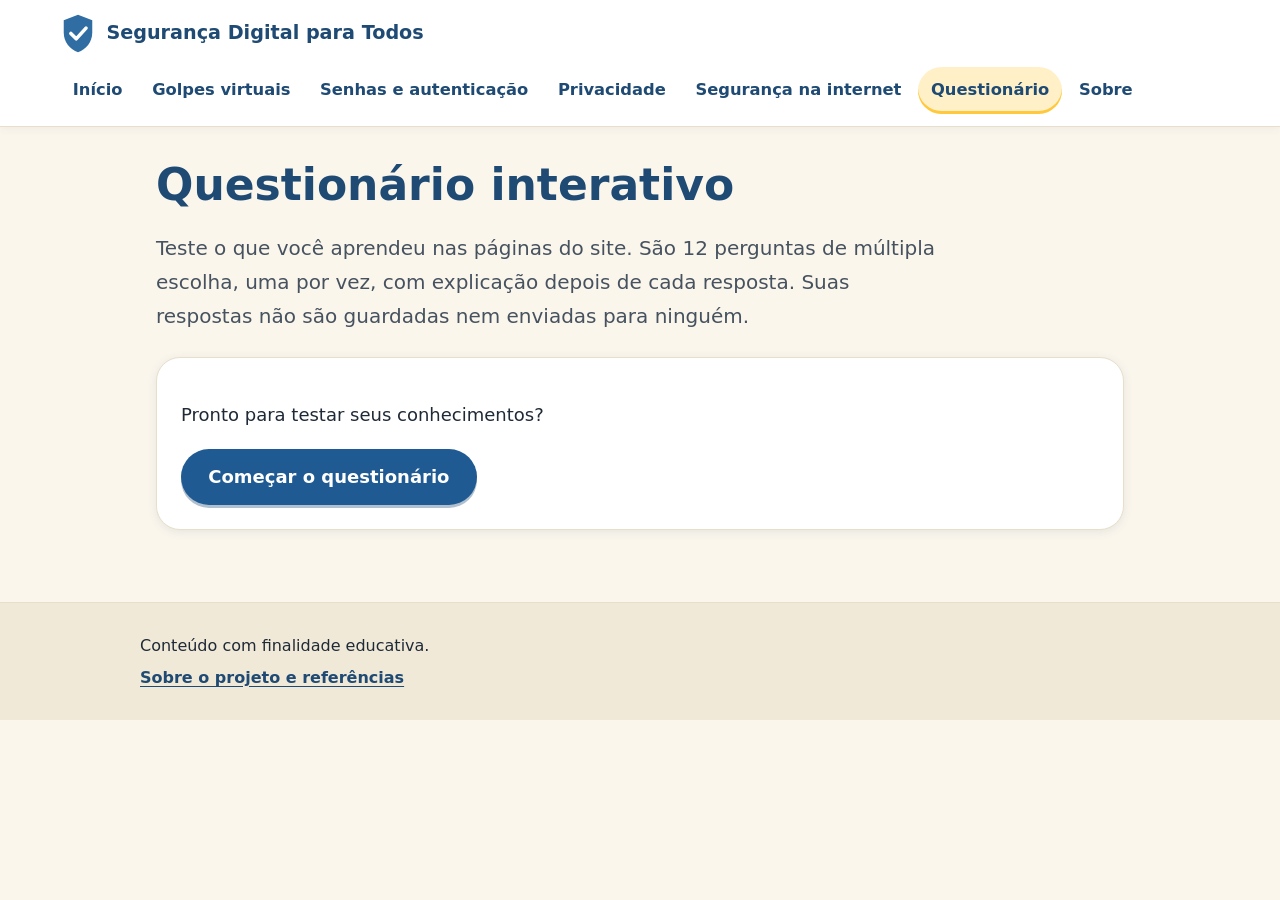
<file: pages/questionario.html>
<!DOCTYPE html>
<html lang="pt-BR">
<head>
  <meta charset="UTF-8">
  <meta name="viewport" content="width=device-width, initial-scale=1">
  <meta name="description" content="Questionário interativo para testar seus conhecimentos sobre segurança digital.">
  <title>Questionário | Segurança Digital para Todos</title>
  <link rel="stylesheet" href="../css/style.css">
</head>
<body>
  <a class="skip-link" href="#conteudo">Pular para o conteúdo</a>

  <header class="site-header">
    <p class="site-title"><a href="../index.html">Segurança Digital para Todos</a></p>
    <nav aria-label="Navegação principal">
      <ul>
        <li><a href="../index.html">Início</a></li>
        <li><a href="golpes.html">Golpes virtuais</a></li>
        <li><a href="senhas.html">Senhas e autenticação</a></li>
        <li><a href="privacidade.html">Privacidade</a></li>
        <li><a href="seguranca.html">Segurança na internet</a></li>
        <li><a href="questionario.html" aria-current="page">Questionário</a></li>
        <li><a href="sobre.html">Sobre</a></li>
      </ul>
    </nav>
  </header>

  <main id="conteudo">
    <h1>Questionário interativo</h1>
    <p>Teste o que você aprendeu nas páginas do site. São 12 perguntas de múltipla escolha, uma por vez, com explicação depois de cada resposta. Suas respostas não são guardadas nem enviadas para ninguém.</p>

    <noscript>
      <p><strong>Este questionário precisa de JavaScript.</strong> Ative o JavaScript no navegador para usá-lo.</p>
    </noscript>

    <div class="quiz">
      <div id="quiz-inicio">
        <p>Pronto para testar seus conhecimentos?</p>
        <button type="button" id="quiz-comecar" class="btn">Começar o questionário</button>
      </div>

      <div id="quiz-area" hidden>
        <p id="quiz-progresso" class="quiz-progresso"></p>
        <fieldset>
          <legend id="quiz-pergunta" tabindex="-1"></legend>
          <div id="quiz-opcoes"></div>
        </fieldset>
        <div id="quiz-feedback" class="quiz-feedback" role="status" aria-live="polite"></div>
        <div class="quiz-acoes">
          <button type="button" id="quiz-responder" class="btn" disabled>Responder</button>
          <button type="button" id="quiz-proxima" class="btn" hidden>Próxima pergunta</button>
        </div>
      </div>

      <div id="quiz-resultado" hidden>
        <h2 id="quiz-resultado-titulo" tabindex="-1">Resultado</h2>
        <p id="quiz-pontuacao" class="quiz-pontuacao"></p>
        <p id="quiz-mensagem"></p>
        <button type="button" id="quiz-refazer" class="btn">Refazer o questionário</button>
      </div>
    </div>
  </main>

  <footer class="site-footer">
    <p>Conteúdo com finalidade educativa.</p>
    <p><a href="sobre.html">Sobre o projeto e referências</a></p>
  </footer>

  <script src="../js/quiz.js" defer></script>
  <script src="../js/main.js" defer></script>
</body>
</html>
</file>
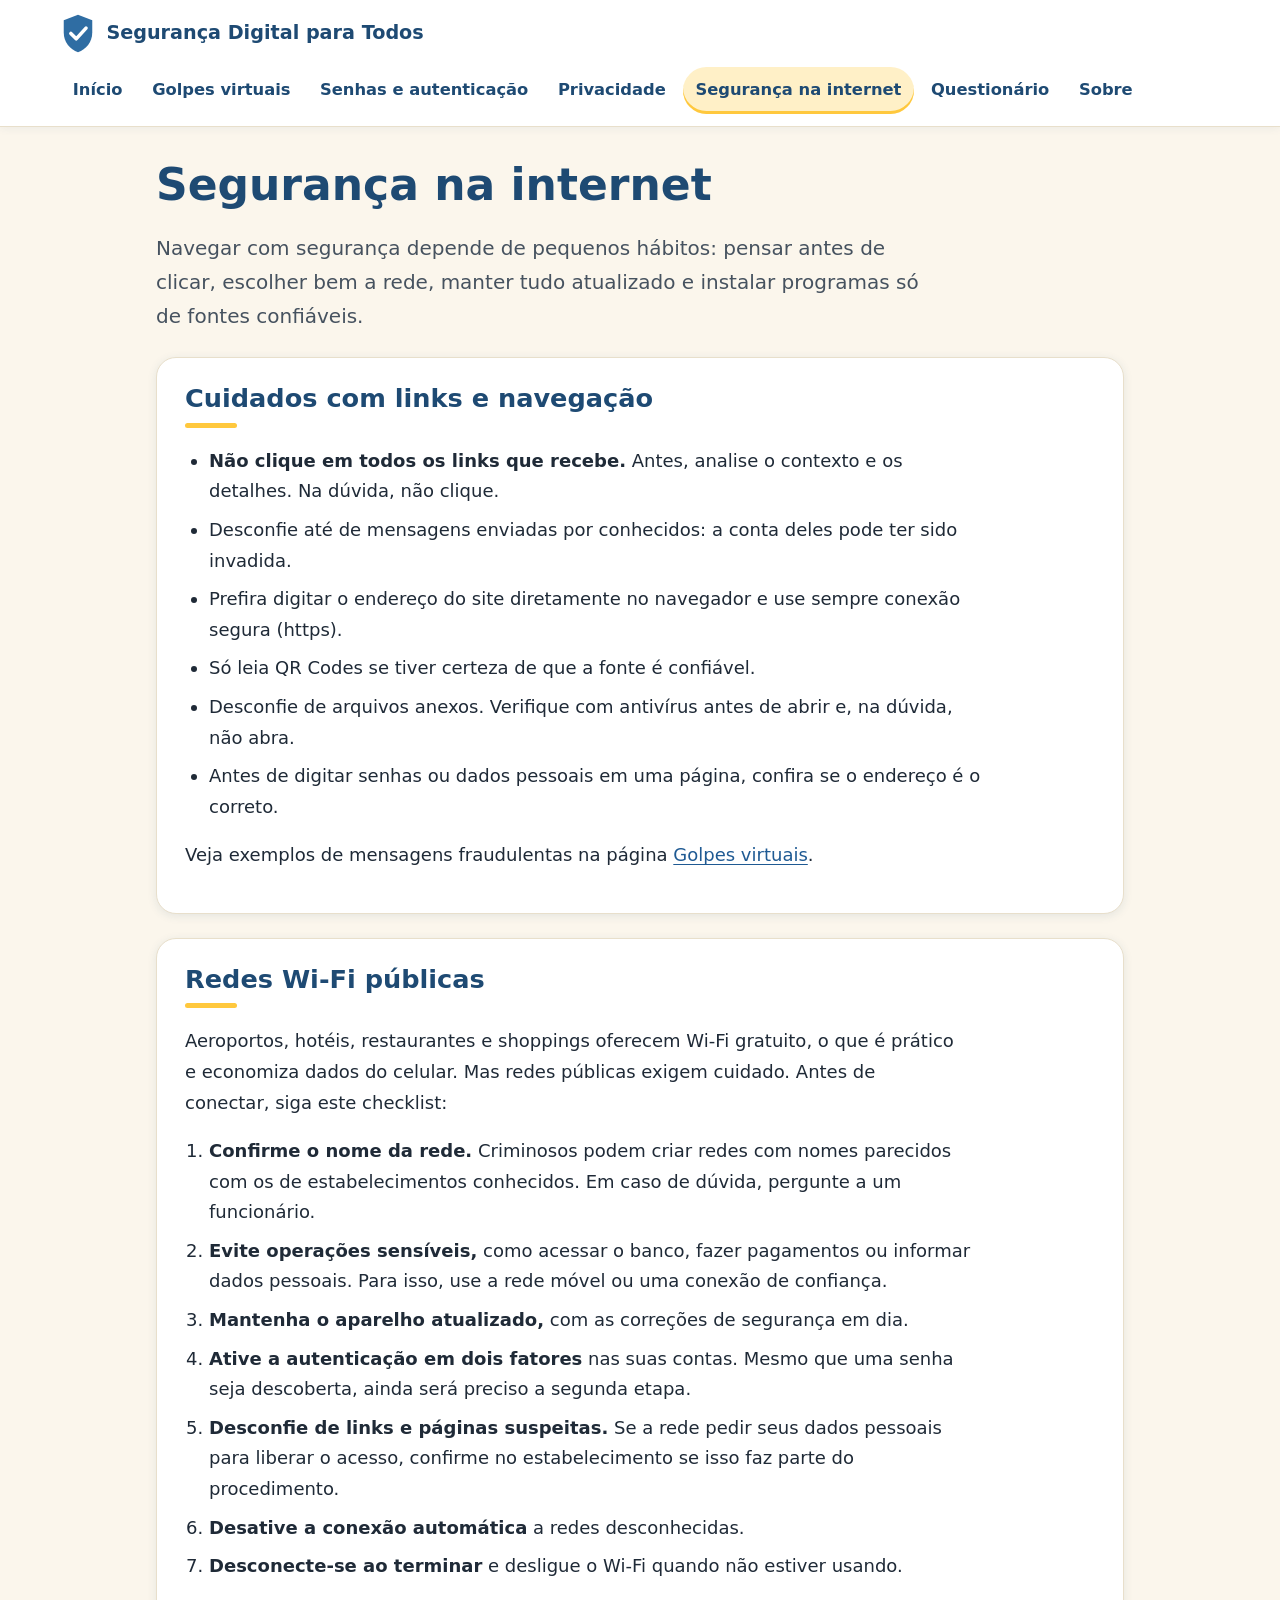
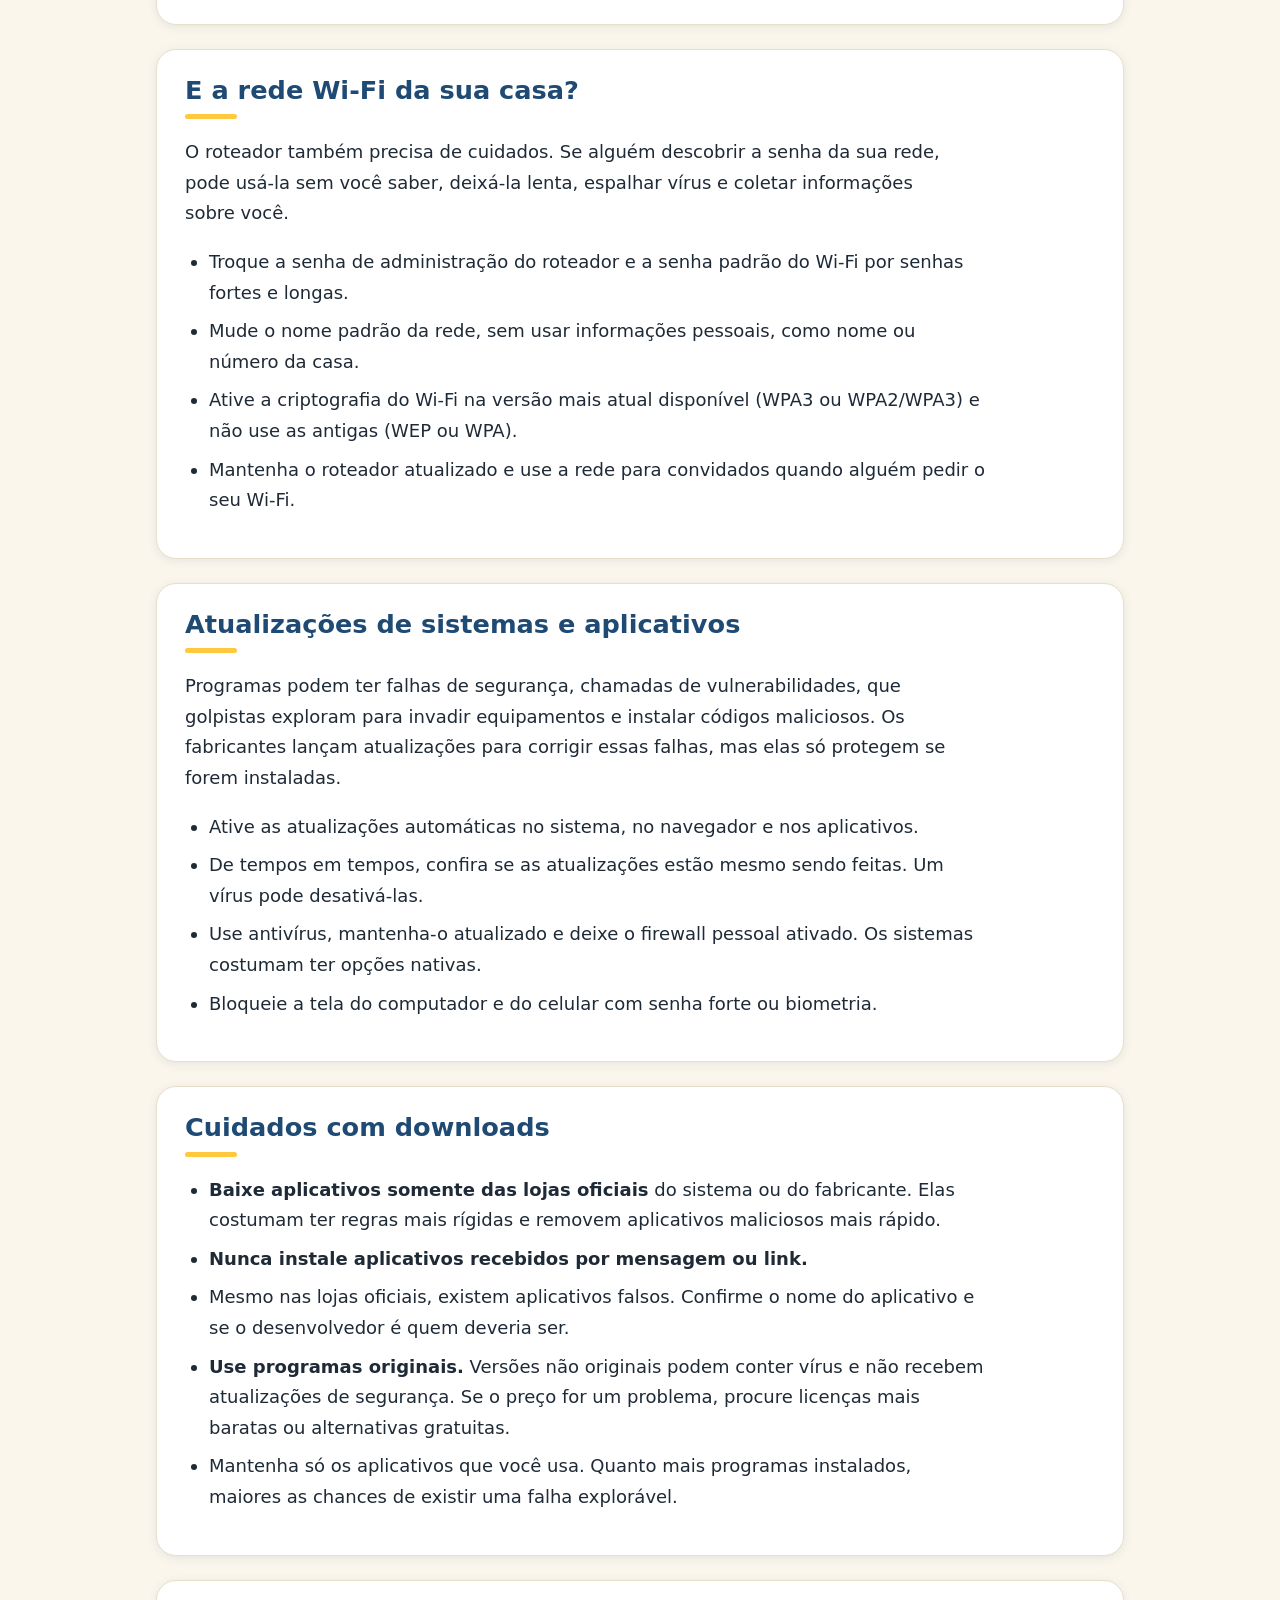
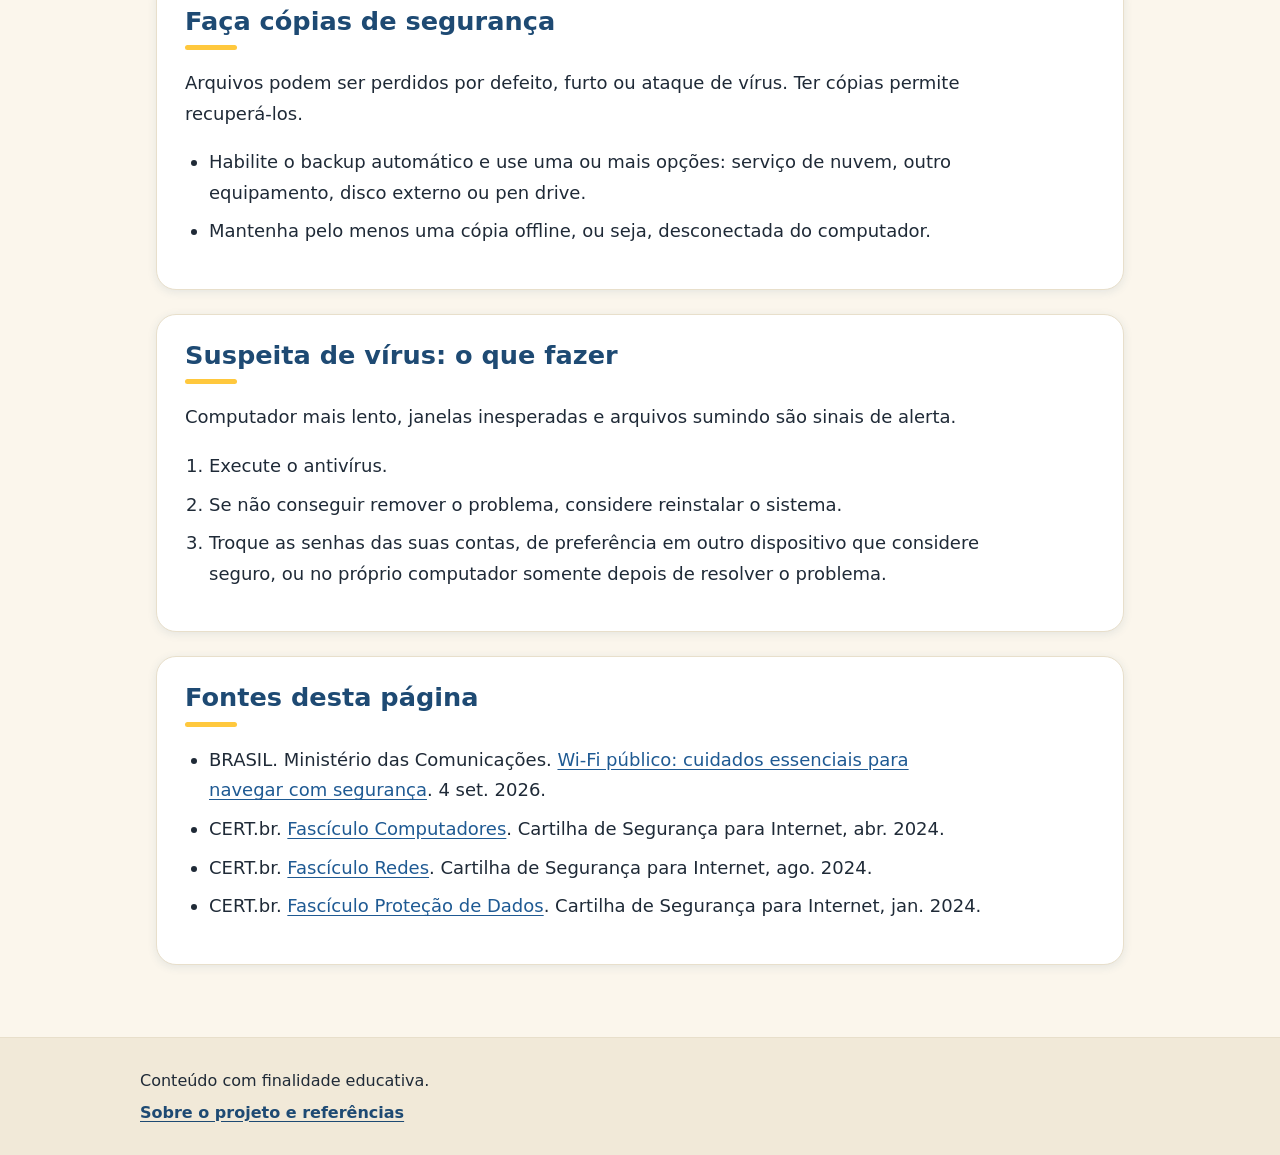
<file: pages/seguranca.html>
<!DOCTYPE html>
<html lang="pt-BR">
<head>
  <meta charset="UTF-8">
  <meta name="viewport" content="width=device-width, initial-scale=1">
  <meta name="description" content="Cuidados com links, Wi-Fi público, atualizações e downloads para navegar com mais segurança.">
  <title>Segurança na internet | Segurança Digital para Todos</title>
  <link rel="stylesheet" href="../css/style.css">
</head>
<body>
  <a class="skip-link" href="#conteudo">Pular para o conteúdo</a>

  <header class="site-header">
    <p class="site-title"><a href="../index.html">Segurança Digital para Todos</a></p>
    <nav aria-label="Navegação principal">
      <ul>
        <li><a href="../index.html">Início</a></li>
        <li><a href="golpes.html">Golpes virtuais</a></li>
        <li><a href="senhas.html">Senhas e autenticação</a></li>
        <li><a href="privacidade.html">Privacidade</a></li>
        <li><a href="seguranca.html" aria-current="page">Segurança na internet</a></li>
        <li><a href="questionario.html">Questionário</a></li>
        <li><a href="sobre.html">Sobre</a></li>
      </ul>
    </nav>
  </header>

  <main id="conteudo">
    <h1>Segurança na internet</h1>
    <p>Navegar com segurança depende de pequenos hábitos: pensar antes de clicar, escolher bem a rede, manter tudo atualizado e instalar programas só de fontes confiáveis.</p>

    <section aria-labelledby="links">
      <h2 id="links">Cuidados com links e navegação</h2>
      <ul>
        <li><strong>Não clique em todos os links que recebe.</strong> Antes, analise o contexto e os detalhes. Na dúvida, não clique.</li>
        <li>Desconfie até de mensagens enviadas por conhecidos: a conta deles pode ter sido invadida.</li>
        <li>Prefira digitar o endereço do site diretamente no navegador e use sempre conexão segura (https).</li>
        <li>Só leia QR Codes se tiver certeza de que a fonte é confiável.</li>
        <li>Desconfie de arquivos anexos. Verifique com antivírus antes de abrir e, na dúvida, não abra.</li>
        <li>Antes de digitar senhas ou dados pessoais em uma página, confira se o endereço é o correto.</li>
      </ul>
      <p>Veja exemplos de mensagens fraudulentas na página <a href="golpes.html">Golpes virtuais</a>.</p>
    </section>

    <section aria-labelledby="wifi-publico">
      <h2 id="wifi-publico">Redes Wi-Fi públicas</h2>
      <p>Aeroportos, hotéis, restaurantes e shoppings oferecem Wi-Fi gratuito, o que é prático e economiza dados do celular. Mas redes públicas exigem cuidado. Antes de conectar, siga este checklist:</p>
      <ol>
        <li><strong>Confirme o nome da rede.</strong> Criminosos podem criar redes com nomes parecidos com os de estabelecimentos conhecidos. Em caso de dúvida, pergunte a um funcionário.</li>
        <li><strong>Evite operações sensíveis,</strong> como acessar o banco, fazer pagamentos ou informar dados pessoais. Para isso, use a rede móvel ou uma conexão de confiança.</li>
        <li><strong>Mantenha o aparelho atualizado,</strong> com as correções de segurança em dia.</li>
        <li><strong>Ative a autenticação em dois fatores</strong> nas suas contas. Mesmo que uma senha seja descoberta, ainda será preciso a segunda etapa.</li>
        <li><strong>Desconfie de links e páginas suspeitas.</strong> Se a rede pedir seus dados pessoais para liberar o acesso, confirme no estabelecimento se isso faz parte do procedimento.</li>
        <li><strong>Desative a conexão automática</strong> a redes desconhecidas.</li>
        <li><strong>Desconecte-se ao terminar</strong> e desligue o Wi-Fi quando não estiver usando.</li>
      </ol>
    </section>

    <section aria-labelledby="wifi-casa">
      <h2 id="wifi-casa">E a rede Wi-Fi da sua casa?</h2>
      <p>O roteador também precisa de cuidados. Se alguém descobrir a senha da sua rede, pode usá-la sem você saber, deixá-la lenta, espalhar vírus e coletar informações sobre você.</p>
      <ul>
        <li>Troque a senha de administração do roteador e a senha padrão do Wi-Fi por senhas fortes e longas.</li>
        <li>Mude o nome padrão da rede, sem usar informações pessoais, como nome ou número da casa.</li>
        <li>Ative a criptografia do Wi-Fi na versão mais atual disponível (WPA3 ou WPA2/WPA3) e não use as antigas (WEP ou WPA).</li>
        <li>Mantenha o roteador atualizado e use a rede para convidados quando alguém pedir o seu Wi-Fi.</li>
      </ul>
    </section>

    <section aria-labelledby="atualizacoes">
      <h2 id="atualizacoes">Atualizações de sistemas e aplicativos</h2>
      <p>Programas podem ter falhas de segurança, chamadas de vulnerabilidades, que golpistas exploram para invadir equipamentos e instalar códigos maliciosos. Os fabricantes lançam atualizações para corrigir essas falhas, mas elas só protegem se forem instaladas.</p>
      <ul>
        <li>Ative as atualizações automáticas no sistema, no navegador e nos aplicativos.</li>
        <li>De tempos em tempos, confira se as atualizações estão mesmo sendo feitas. Um vírus pode desativá-las.</li>
        <li>Use antivírus, mantenha-o atualizado e deixe o firewall pessoal ativado. Os sistemas costumam ter opções nativas.</li>
        <li>Bloqueie a tela do computador e do celular com senha forte ou biometria.</li>
      </ul>
    </section>

    <section aria-labelledby="downloads">
      <h2 id="downloads">Cuidados com downloads</h2>
      <ul>
        <li><strong>Baixe aplicativos somente das lojas oficiais</strong> do sistema ou do fabricante. Elas costumam ter regras mais rígidas e removem aplicativos maliciosos mais rápido.</li>
        <li><strong>Nunca instale aplicativos recebidos por mensagem ou link.</strong></li>
        <li>Mesmo nas lojas oficiais, existem aplicativos falsos. Confirme o nome do aplicativo e se o desenvolvedor é quem deveria ser.</li>
        <li><strong>Use programas originais.</strong> Versões não originais podem conter vírus e não recebem atualizações de segurança. Se o preço for um problema, procure licenças mais baratas ou alternativas gratuitas.</li>
        <li>Mantenha só os aplicativos que você usa. Quanto mais programas instalados, maiores as chances de existir uma falha explorável.</li>
      </ul>
    </section>

    <section aria-labelledby="backup">
      <h2 id="backup">Faça cópias de segurança</h2>
      <p>Arquivos podem ser perdidos por defeito, furto ou ataque de vírus. Ter cópias permite recuperá-los.</p>
      <ul>
        <li>Habilite o backup automático e use uma ou mais opções: serviço de nuvem, outro equipamento, disco externo ou pen drive.</li>
        <li>Mantenha pelo menos uma cópia offline, ou seja, desconectada do computador.</li>
      </ul>
    </section>

    <section aria-labelledby="suspeita">
      <h2 id="suspeita">Suspeita de vírus: o que fazer</h2>
      <p>Computador mais lento, janelas inesperadas e arquivos sumindo são sinais de alerta.</p>
      <ol>
        <li>Execute o antivírus.</li>
        <li>Se não conseguir remover o problema, considere reinstalar o sistema.</li>
        <li>Troque as senhas das suas contas, de preferência em outro dispositivo que considere seguro, ou no próprio computador somente depois de resolver o problema.</li>
      </ol>
    </section>

    <section aria-labelledby="fonte-seg">
      <h2 id="fonte-seg">Fontes desta página</h2>
      <ul>
        <li>BRASIL. Ministério das Comunicações. <a href="https://www.gov.br/mcom/pt-br/noticias/noticias_alt/2026/setembro/wi-fi-publico-cuidados-essenciais-para-navegar-com-seguranca">Wi-Fi público: cuidados essenciais para navegar com segurança</a>. 4 set. 2026.</li>
        <li>CERT.br. <a href="https://cartilha.cert.br/guardiao/fasciculo-computadores-egc.pdf">Fascículo Computadores</a>. Cartilha de Segurança para Internet, abr. 2024.</li>
        <li>CERT.br. <a href="https://cartilha.cert.br/guardiao/fasciculo-redes-egc.pdf">Fascículo Redes</a>. Cartilha de Segurança para Internet, ago. 2024.</li>
        <li>CERT.br. <a href="https://cartilha.cert.br/guardiao/fasciculo-protecao-de-dados-egc.pdf">Fascículo Proteção de Dados</a>. Cartilha de Segurança para Internet, jan. 2024.</li>
      </ul>
    </section>
  </main>

  <footer class="site-footer">
    <p>Conteúdo com finalidade educativa.</p>
    <p><a href="sobre.html">Sobre o projeto e referências</a></p>
  </footer>
<script src="../js/main.js" defer></script></body>
</html>
</file>
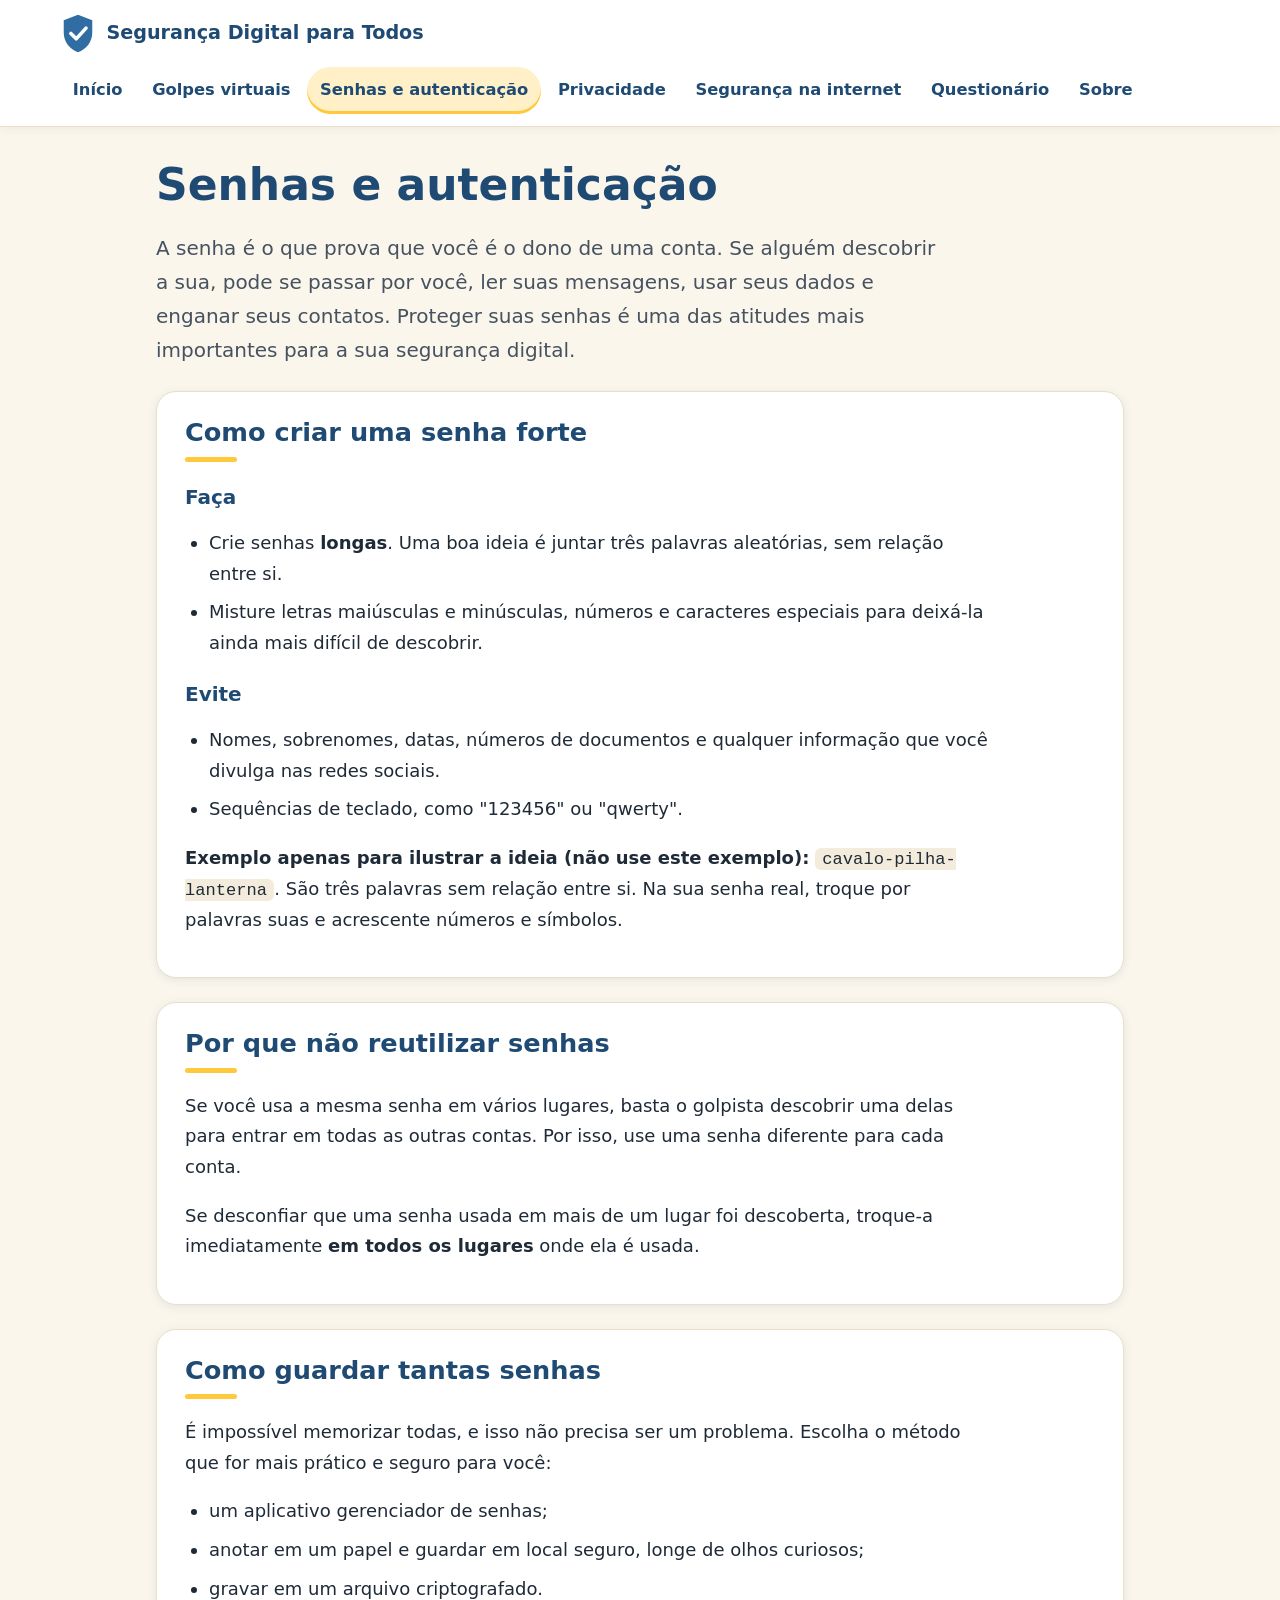
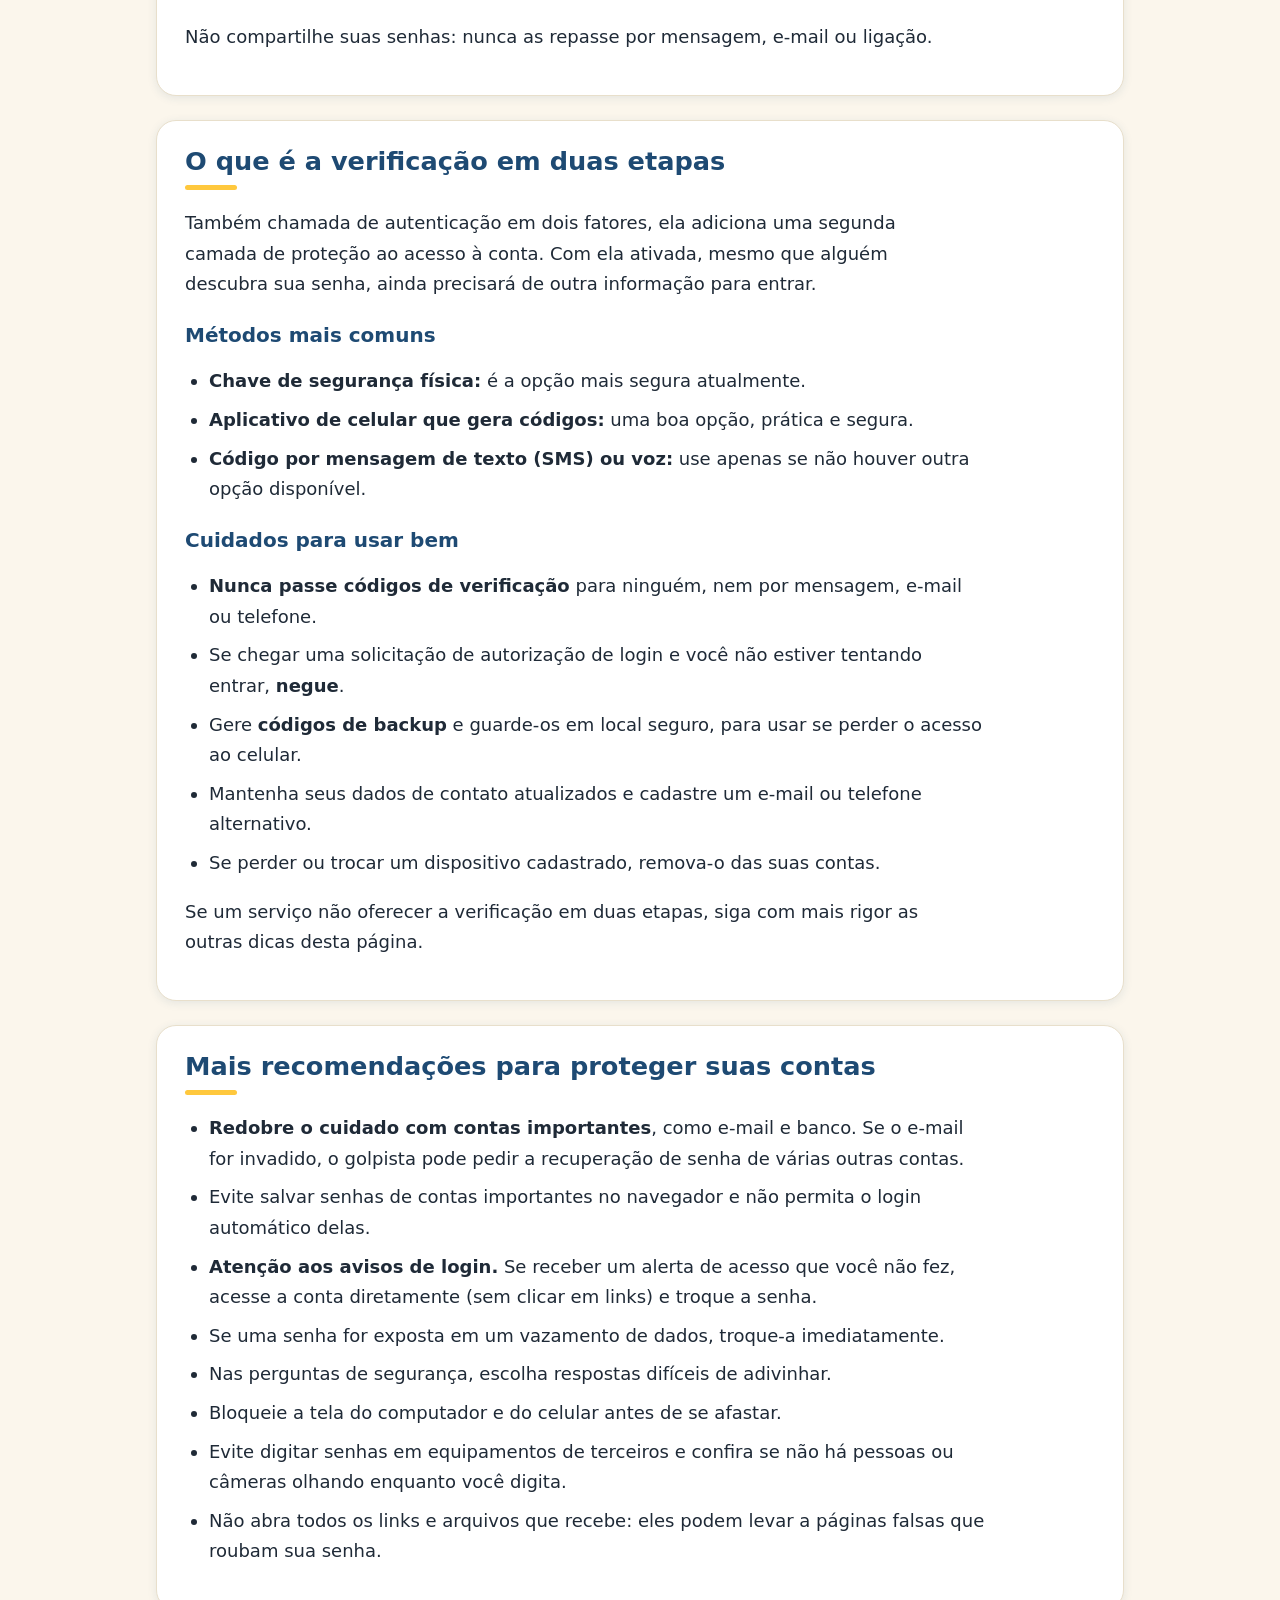
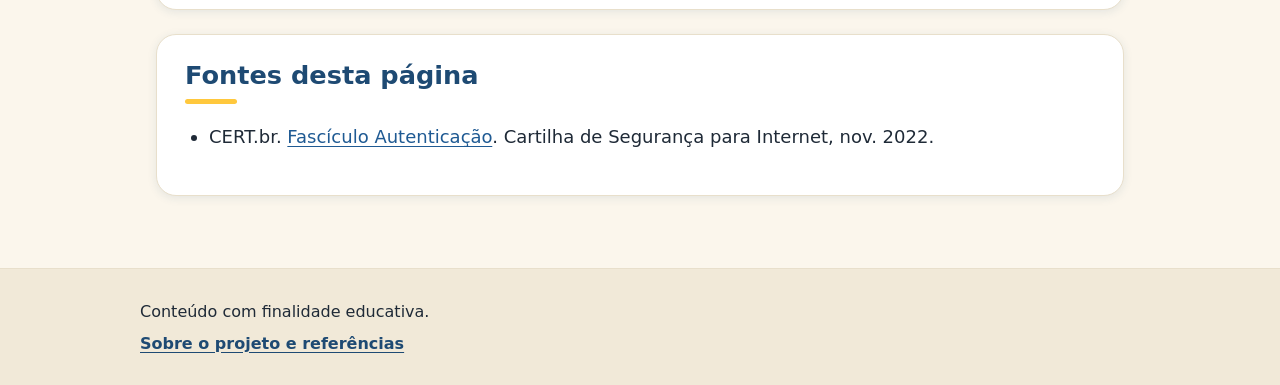
<file: pages/senhas.html>
<!DOCTYPE html>
<html lang="pt-BR">
<head>
  <meta charset="UTF-8">
  <meta name="viewport" content="width=device-width, initial-scale=1">
  <meta name="description" content="Como criar senhas fortes, guardá-las com segurança e ativar a verificação em duas etapas.">
  <title>Senhas e autenticação | Segurança Digital para Todos</title>
  <link rel="stylesheet" href="../css/style.css">
</head>
<body>
  <a class="skip-link" href="#conteudo">Pular para o conteúdo</a>

  <header class="site-header">
    <p class="site-title"><a href="../index.html">Segurança Digital para Todos</a></p>
    <nav aria-label="Navegação principal">
      <ul>
        <li><a href="../index.html">Início</a></li>
        <li><a href="golpes.html">Golpes virtuais</a></li>
        <li><a href="senhas.html" aria-current="page">Senhas e autenticação</a></li>
        <li><a href="privacidade.html">Privacidade</a></li>
        <li><a href="seguranca.html">Segurança na internet</a></li>
        <li><a href="questionario.html">Questionário</a></li>
        <li><a href="sobre.html">Sobre</a></li>
      </ul>
    </nav>
  </header>

  <main id="conteudo">
    <h1>Senhas e autenticação</h1>
    <p>A senha é o que prova que você é o dono de uma conta. Se alguém descobrir a sua, pode se passar por você, ler suas mensagens, usar seus dados e enganar seus contatos. Proteger suas senhas é uma das atitudes mais importantes para a sua segurança digital.</p>

    <section aria-labelledby="forte">
      <h2 id="forte">Como criar uma senha forte</h2>
      <h3>Faça</h3>
      <ul>
        <li>Crie senhas <strong>longas</strong>. Uma boa ideia é juntar três palavras aleatórias, sem relação entre si.</li>
        <li>Misture letras maiúsculas e minúsculas, números e caracteres especiais para deixá-la ainda mais difícil de descobrir.</li>
      </ul>
      <h3>Evite</h3>
      <ul>
        <li>Nomes, sobrenomes, datas, números de documentos e qualquer informação que você divulga nas redes sociais.</li>
        <li>Sequências de teclado, como "123456" ou "qwerty".</li>
      </ul>
      <p><strong>Exemplo apenas para ilustrar a ideia (não use este exemplo):</strong> <code>cavalo-pilha-lanterna</code>. São três palavras sem relação entre si. Na sua senha real, troque por palavras suas e acrescente números e símbolos.</p>
    </section>

    <section aria-labelledby="reuso">
      <h2 id="reuso">Por que não reutilizar senhas</h2>
      <p>Se você usa a mesma senha em vários lugares, basta o golpista descobrir uma delas para entrar em todas as outras contas. Por isso, use uma senha diferente para cada conta.</p>
      <p>Se desconfiar que uma senha usada em mais de um lugar foi descoberta, troque-a imediatamente <strong>em todos os lugares</strong> onde ela é usada.</p>
    </section>

    <section aria-labelledby="guardar">
      <h2 id="guardar">Como guardar tantas senhas</h2>
      <p>É impossível memorizar todas, e isso não precisa ser um problema. Escolha o método que for mais prático e seguro para você:</p>
      <ul>
        <li>um aplicativo gerenciador de senhas;</li>
        <li>anotar em um papel e guardar em local seguro, longe de olhos curiosos;</li>
        <li>gravar em um arquivo criptografado.</li>
      </ul>
      <p>Não compartilhe suas senhas: nunca as repasse por mensagem, e-mail ou ligação.</p>
    </section>

    <section aria-labelledby="duas-etapas">
      <h2 id="duas-etapas">O que é a verificação em duas etapas</h2>
      <p>Também chamada de autenticação em dois fatores, ela adiciona uma segunda camada de proteção ao acesso à conta. Com ela ativada, mesmo que alguém descubra sua senha, ainda precisará de outra informação para entrar.</p>
      <h3>Métodos mais comuns</h3>
      <ul>
        <li><strong>Chave de segurança física:</strong> é a opção mais segura atualmente.</li>
        <li><strong>Aplicativo de celular que gera códigos:</strong> uma boa opção, prática e segura.</li>
        <li><strong>Código por mensagem de texto (SMS) ou voz:</strong> use apenas se não houver outra opção disponível.</li>
      </ul>
      <h3>Cuidados para usar bem</h3>
      <ul>
        <li><strong>Nunca passe códigos de verificação</strong> para ninguém, nem por mensagem, e-mail ou telefone.</li>
        <li>Se chegar uma solicitação de autorização de login e você não estiver tentando entrar, <strong>negue</strong>.</li>
        <li>Gere <strong>códigos de backup</strong> e guarde-os em local seguro, para usar se perder o acesso ao celular.</li>
        <li>Mantenha seus dados de contato atualizados e cadastre um e-mail ou telefone alternativo.</li>
        <li>Se perder ou trocar um dispositivo cadastrado, remova-o das suas contas.</li>
      </ul>
      <p>Se um serviço não oferecer a verificação em duas etapas, siga com mais rigor as outras dicas desta página.</p>
    </section>

    <section aria-labelledby="protecao">
      <h2 id="protecao">Mais recomendações para proteger suas contas</h2>
      <ul>
        <li><strong>Redobre o cuidado com contas importantes</strong>, como e-mail e banco. Se o e-mail for invadido, o golpista pode pedir a recuperação de senha de várias outras contas.</li>
        <li>Evite salvar senhas de contas importantes no navegador e não permita o login automático delas.</li>
        <li><strong>Atenção aos avisos de login.</strong> Se receber um alerta de acesso que você não fez, acesse a conta diretamente (sem clicar em links) e troque a senha.</li>
        <li>Se uma senha for exposta em um vazamento de dados, troque-a imediatamente.</li>
        <li>Nas perguntas de segurança, escolha respostas difíceis de adivinhar.</li>
        <li>Bloqueie a tela do computador e do celular antes de se afastar.</li>
        <li>Evite digitar senhas em equipamentos de terceiros e confira se não há pessoas ou câmeras olhando enquanto você digita.</li>
        <li>Não abra todos os links e arquivos que recebe: eles podem levar a páginas falsas que roubam sua senha.</li>
      </ul>
    </section>

    <section aria-labelledby="fonte-senhas">
      <h2 id="fonte-senhas">Fontes desta página</h2>
      <ul>
        <li>CERT.br. <a href="https://cartilha.cert.br/guardiao/fasciculo-autenticacao-egc.pdf">Fascículo Autenticação</a>. Cartilha de Segurança para Internet, nov. 2022.</li>
      </ul>
    </section>
  </main>

  <footer class="site-footer">
    <p>Conteúdo com finalidade educativa.</p>
    <p><a href="sobre.html">Sobre o projeto e referências</a></p>
  </footer>
<script src="../js/main.js" defer></script></body>
</html>
</file>
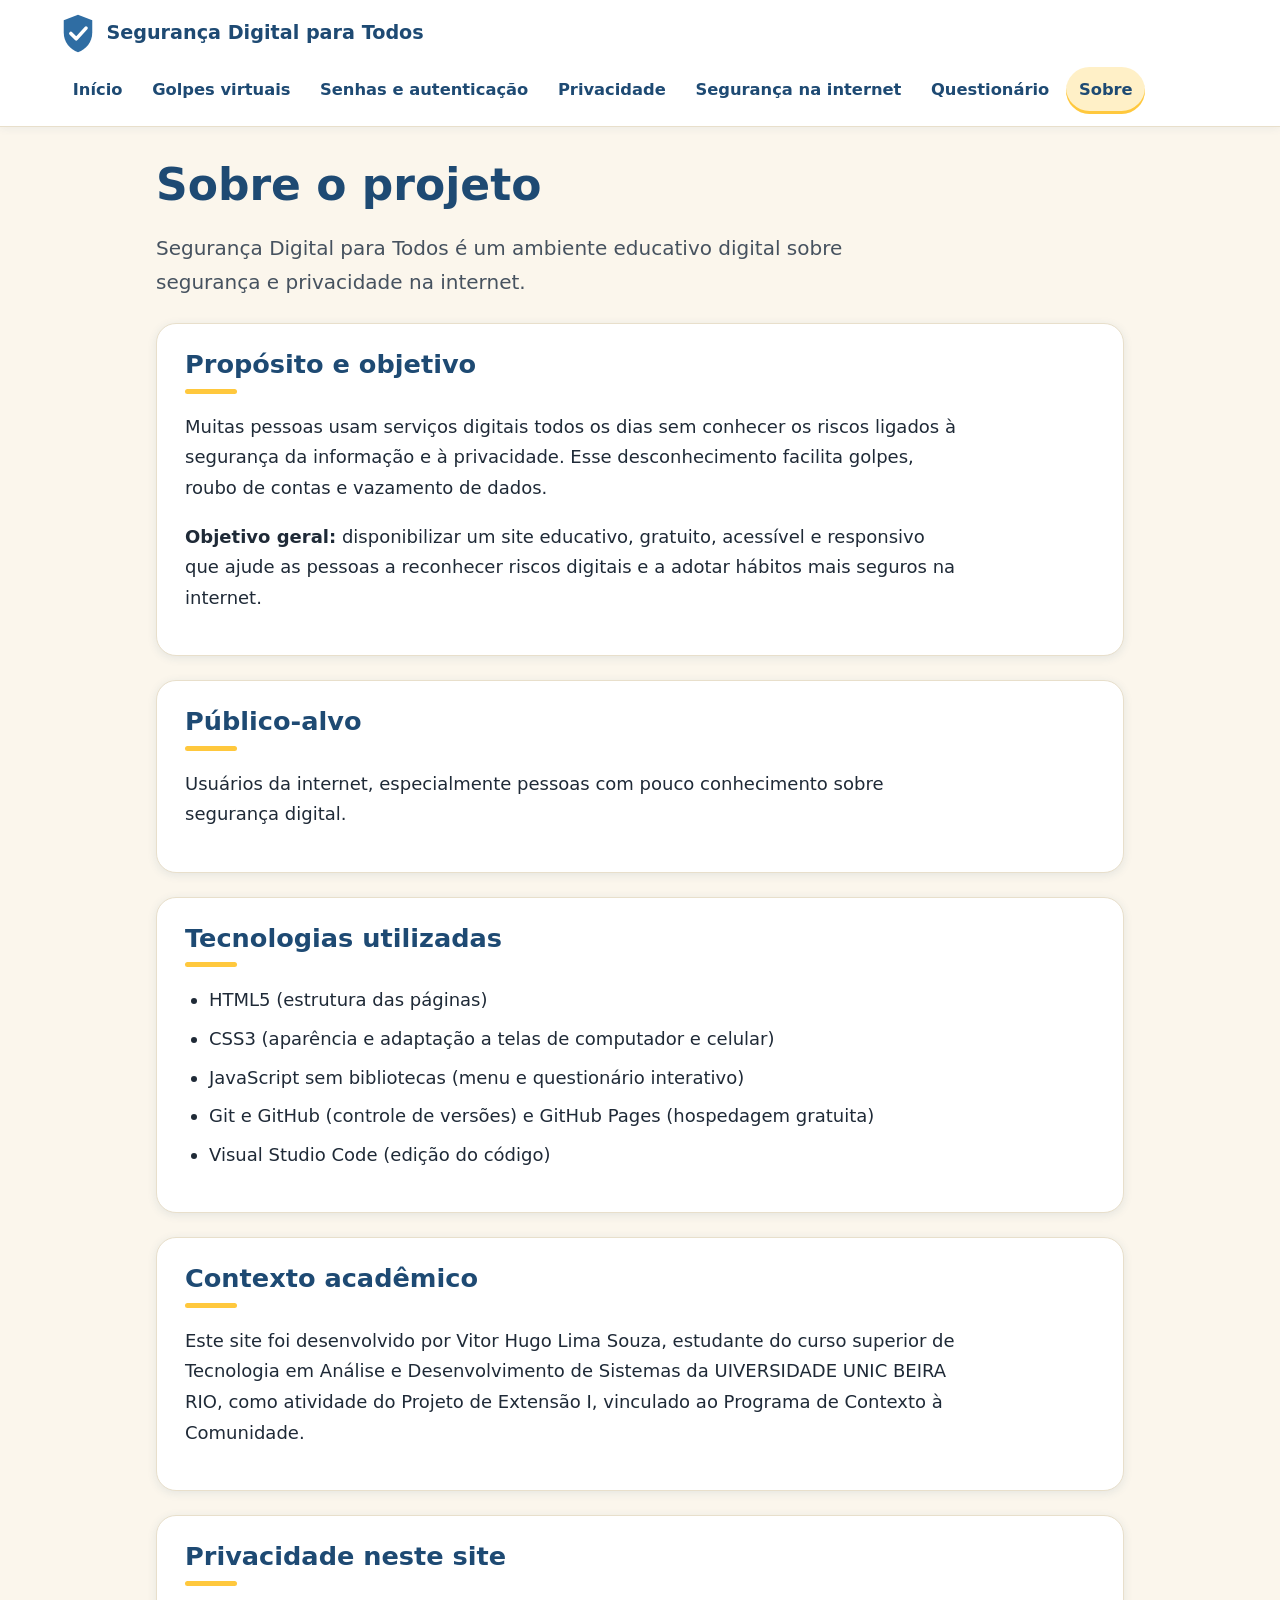
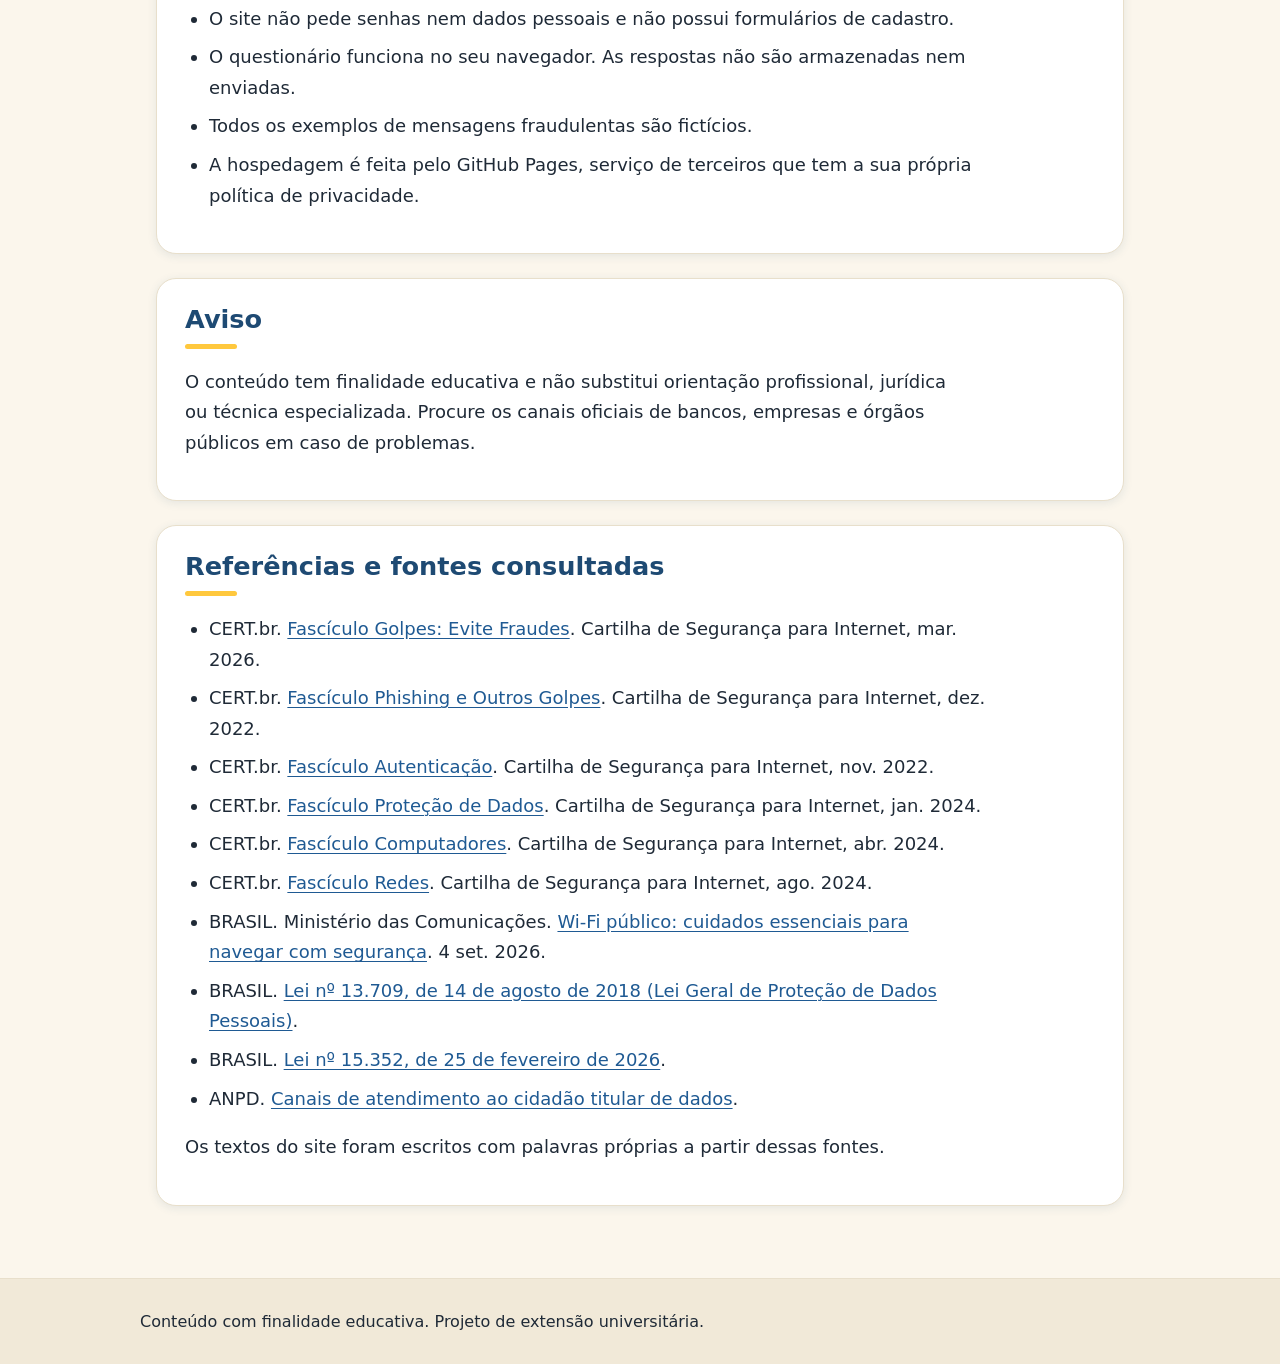
<file: pages/sobre.html>
<!DOCTYPE html>
<html lang="pt-BR">
<head>
  <meta charset="UTF-8">
  <meta name="viewport" content="width=device-width, initial-scale=1">
  <meta name="description" content="Objetivo, público-alvo, tecnologias, contexto acadêmico e referências do projeto Segurança Digital para Todos.">
  <title>Sobre o projeto | Segurança Digital para Todos</title>
  <link rel="stylesheet" href="../css/style.css">
</head>
<body>
  <a class="skip-link" href="#conteudo">Pular para o conteúdo</a>

  <header class="site-header">
    <p class="site-title"><a href="../index.html">Segurança Digital para Todos</a></p>
    <nav aria-label="Navegação principal">
      <ul>
        <li><a href="../index.html">Início</a></li>
        <li><a href="golpes.html">Golpes virtuais</a></li>
        <li><a href="senhas.html">Senhas e autenticação</a></li>
        <li><a href="privacidade.html">Privacidade</a></li>
        <li><a href="seguranca.html">Segurança na internet</a></li>
        <li><a href="questionario.html">Questionário</a></li>
        <li><a href="sobre.html" aria-current="page">Sobre</a></li>
      </ul>
    </nav>
  </header>

  <main id="conteudo">
    <h1>Sobre o projeto</h1>
    <p>Segurança Digital para Todos é um ambiente educativo digital sobre segurança e privacidade na internet.</p>

    <section aria-labelledby="proposito">
      <h2 id="proposito">Propósito e objetivo</h2>
      <p>Muitas pessoas usam serviços digitais todos os dias sem conhecer os riscos ligados à segurança da informação e à privacidade. Esse desconhecimento facilita golpes, roubo de contas e vazamento de dados.</p>
      <p><strong>Objetivo geral:</strong> disponibilizar um site educativo, gratuito, acessível e responsivo que ajude as pessoas a reconhecer riscos digitais e a adotar hábitos mais seguros na internet.</p>
    </section>

    <section aria-labelledby="publico">
      <h2 id="publico">Público-alvo</h2>
      <p>Usuários da internet, especialmente pessoas com pouco conhecimento sobre segurança digital.</p>
    </section>

    <section aria-labelledby="tecnologias">
      <h2 id="tecnologias">Tecnologias utilizadas</h2>
      <ul>
        <li>HTML5 (estrutura das páginas)</li>
        <li>CSS3 (aparência e adaptação a telas de computador e celular)</li>
        <li>JavaScript sem bibliotecas (menu e questionário interativo)</li>
        <li>Git e GitHub (controle de versões) e GitHub Pages (hospedagem gratuita)</li>
        <li>Visual Studio Code (edição do código)</li>
      </ul>
    </section>

    <section aria-labelledby="academico">
      <h2 id="academico">Contexto acadêmico</h2>
      <p>Este site foi desenvolvido por Vitor Hugo Lima Souza, estudante do curso superior de Tecnologia em Análise e Desenvolvimento de Sistemas da UIVERSIDADE UNIC BEIRA RIO, como atividade do Projeto de Extensão I, vinculado ao Programa de Contexto à Comunidade.</p>
    </section>

    <section aria-labelledby="privacidade-site">
      <h2 id="privacidade-site">Privacidade neste site</h2>
      <ul>
        <li>O site não pede senhas nem dados pessoais e não possui formulários de cadastro.</li>
        <li>O questionário funciona no seu navegador. As respostas não são armazenadas nem enviadas.</li>
        <li>Todos os exemplos de mensagens fraudulentas são fictícios.</li>
        <li>A hospedagem é feita pelo GitHub Pages, serviço de terceiros que tem a sua própria política de privacidade.</li>
      </ul>
    </section>

    <section aria-labelledby="aviso">
      <h2 id="aviso">Aviso</h2>
      <p>O conteúdo tem finalidade educativa e não substitui orientação profissional, jurídica ou técnica especializada. Procure os canais oficiais de bancos, empresas e órgãos públicos em caso de problemas.</p>
    </section>

    <section aria-labelledby="referencias">
      <h2 id="referencias">Referências e fontes consultadas</h2>
      <ul>
        <li>CERT.br. <a href="https://cartilha.cert.br/fasciculos/golpes-evite-fraudes/fasciculo-golpes-evite-fraudes-grafica.pdf">Fascículo Golpes: Evite Fraudes</a>. Cartilha de Segurança para Internet, mar. 2026.</li>
        <li>CERT.br. <a href="https://cartilha.cert.br/guardiao/fasciculo-phishing-golpes-egc.pdf">Fascículo Phishing e Outros Golpes</a>. Cartilha de Segurança para Internet, dez. 2022.</li>
        <li>CERT.br. <a href="https://cartilha.cert.br/guardiao/fasciculo-autenticacao-egc.pdf">Fascículo Autenticação</a>. Cartilha de Segurança para Internet, nov. 2022.</li>
        <li>CERT.br. <a href="https://cartilha.cert.br/guardiao/fasciculo-protecao-de-dados-egc.pdf">Fascículo Proteção de Dados</a>. Cartilha de Segurança para Internet, jan. 2024.</li>
        <li>CERT.br. <a href="https://cartilha.cert.br/guardiao/fasciculo-computadores-egc.pdf">Fascículo Computadores</a>. Cartilha de Segurança para Internet, abr. 2024.</li>
        <li>CERT.br. <a href="https://cartilha.cert.br/guardiao/fasciculo-redes-egc.pdf">Fascículo Redes</a>. Cartilha de Segurança para Internet, ago. 2024.</li>
        <li>BRASIL. Ministério das Comunicações. <a href="https://www.gov.br/mcom/pt-br/noticias/noticias_alt/2026/setembro/wi-fi-publico-cuidados-essenciais-para-navegar-com-seguranca">Wi-Fi público: cuidados essenciais para navegar com segurança</a>. 4 set. 2026.</li>
        <li>BRASIL. <a href="https://www2.camara.leg.br/legin/fed/lei/2018/lei-13709-14-agosto-2018-787077-republicacao-156213-pl.html">Lei nº 13.709, de 14 de agosto de 2018 (Lei Geral de Proteção de Dados Pessoais)</a>.</li>
        <li>BRASIL. <a href="https://www.planalto.gov.br/ccivil_03/_ato2023-2026/2026/lei/l15352.htm">Lei nº 15.352, de 25 de fevereiro de 2026</a>.</li>
        <li>ANPD. <a href="https://gov.br/anpd/pt-br/canais_atendimento/cidadao-titular-de-dados/">Canais de atendimento ao cidadão titular de dados</a>.</li>
      </ul>
      <p>Os textos do site foram escritos com palavras próprias a partir dessas fontes.</p>
    </section>
  </main>

  <footer class="site-footer">
    <p>Conteúdo com finalidade educativa. Projeto de extensão universitária.</p>
  </footer>

  <script src="../js/main.js" defer></script>
</body>
</html>
</file>
<file: css/style.css>
:root {
  --fundo: #fbf6ec;
  --superficie: #ffffff;
  --borda: #e8dfcb;
  --azul: #2f6dA3;
  --azul-acao: #1f5a93;
  --azul-escuro: #1e4a73;
  --azul-claro: #e3eef8;
  --amarelo: #ffc83d;
  --amarelo-claro: #fff0c7;
  --verde-claro: #e1eedc;
  --terracota: #e07a4f;
  --terracota-claro: #fbe3d6;
  --acerto: #1b6b3a;
  --acerto-fundo: #e4f3e8;
  --erro: #9a3b1b;
  --erro-fundo: #fbeae3;
  --texto: #1f2a37;
  --texto-suave: #46525f;
  --raio: 20px;
  --sombra: 0 2px 10px rgba(30, 74, 115, .10);
}

*, *::before, *::after { box-sizing: border-box; }
[hidden] { display: none !important; }

html { font-size: 100%; scroll-behavior: smooth; }
@media (prefers-reduced-motion: reduce) {
  html { scroll-behavior: auto; }
  * { transition: none !important; }
}

body {
  margin: 0;
  font-family: "Trebuchet MS", "Segoe UI", system-ui, -apple-system, Arial, sans-serif;
  font-size: 1.125rem;
  line-height: 1.7;
  color: var(--texto);
  background: var(--fundo);
}

a { color: var(--azul-acao); text-underline-offset: 3px; }
a:hover { color: var(--azul-escuro); }
:focus-visible { outline: 4px solid var(--azul-escuro); outline-offset: 3px; }

/* ---------- Link "pular para o conteúdo" ---------- */
.skip-link {
  position: absolute; left: 1rem; top: -5rem; z-index: 100;
  background: #fff; color: var(--azul-escuro); font-weight: 700;
  padding: .7rem 1.2rem; border-radius: 12px; border: 2px solid var(--azul-escuro);
}
.skip-link:focus { top: .75rem; }

/* ---------- Cabeçalho ---------- */
.site-header {
  display: flex; flex-wrap: wrap; align-items: center; justify-content: space-between;
  gap: .5rem 1.5rem;
  padding: .75rem max(1rem, calc((100% - 1160px) / 2));
  background: var(--superficie);
  border-bottom: 1px solid var(--borda);
  box-shadow: 0 2px 8px rgba(30, 74, 115, .06);
}
.site-title { margin: 0; line-height: 1.2; }
.site-title a {
  display: inline-flex; align-items: center; gap: .65rem;
  color: var(--azul-escuro); font-weight: 800; font-size: 1.2rem; text-decoration: none;
}
.site-title a::before {
  content: ""; width: 36px; height: 42px; flex: none;
  background: url("data:image/svg+xml,%3Csvg xmlns='http://www.w3.org/2000/svg' viewBox='0 0 40 46'%3E%3Cpath d='M20 2 4 8v14c0 11 7 19 16 22 9-3 16-11 16-22V8z' fill='%232f6da3'/%3E%3Cpath d='M12 23l6 6 11-12' fill='none' stroke='%23fff' stroke-width='4' stroke-linecap='round' stroke-linejoin='round'/%3E%3C/svg%3E") center / contain no-repeat;
}

.site-header nav ul { list-style: none; margin: 0; padding: 0; display: flex; flex-wrap: wrap; gap: .25rem; }
.site-header nav li { margin: 0; }
.site-header nav a {
  display: block; padding: .6rem .8rem; border-radius: 999px;
  color: var(--azul-escuro); font-size: 1.02rem; font-weight: 600; text-decoration: none;
}
.site-header nav a:hover { background: var(--azul-claro); }
.site-header nav a[aria-current="page"] {
  background: var(--amarelo-claro); font-weight: 800; box-shadow: inset 0 -3px 0 var(--amarelo);
}

.menu-toggle {
  display: none; min-height: 48px; padding: .5rem 1.4rem;
  background: var(--azul-acao); color: #fff; font: inherit; font-weight: 700;
  border: 0; border-radius: 999px; cursor: pointer;
}
.menu-toggle:hover { background: var(--azul-escuro); }

@media (max-width: 1199px) {
  .js .menu-toggle { display: inline-block; }
  .js .site-header nav { display: none; width: 100%; }
  .js .site-header nav.aberto { display: block; }
  .site-header nav ul { flex-direction: column; }
  .site-header nav a { padding: .8rem 1rem; font-size: 1.1rem; }
}

/* ---------- Conteúdo ---------- */
main { max-width: 1000px; margin: 0 auto; padding: 2rem 1rem 3rem; }

h1 { font-size: clamp(2rem, 5vw, 2.75rem); line-height: 1.2; color: var(--azul-escuro); margin: 0 0 .75rem; }
h2 { font-size: 1.6rem; line-height: 1.3; color: var(--azul-escuro); margin: 0 0 1rem; }
h2::after { content: ""; display: block; width: 52px; height: 5px; margin-top: .45rem; border-radius: 4px; background: var(--amarelo); }
h3 { font-size: 1.25rem; line-height: 1.3; color: var(--azul-escuro); margin: 1.4rem 0 .4rem; }
main > h1 + p { font-size: 1.25rem; color: var(--texto-suave); max-width: 62ch; }

main > section {
  background: var(--superficie); border: 1px solid var(--borda); border-radius: var(--raio);
  box-shadow: var(--sombra); padding: 1.5rem 1.75rem; margin: 1.5rem 0;
}
main > section p, main > section li { max-width: 68ch; }
ul, ol { padding-left: 1.5rem; }
li { margin: .5rem 0; }
code { background: #f3ecdc; padding: .1rem .45rem; border-radius: 6px; font-size: .95em; word-break: break-word; }

/* Exemplos fictícios de mensagens (balão) */
.exemplo {
  background: var(--amarelo-claro); border: 2px dashed #d9a21b; border-radius: 18px;
  padding: 1rem 1.25rem; margin: 1.25rem 0;
}
.exemplo p { margin: .4rem 0; }
.exemplo blockquote {
  position: relative; margin: .75rem 0 1.1rem; padding: .9rem 1.1rem;
  background: #fff; border: 2px solid var(--borda); border-radius: 20px 20px 20px 4px;
}
.exemplo blockquote p { margin: 0; }

/* ---------- Botões ---------- */
.btn {
  display: inline-block; min-height: 52px; padding: .8rem 1.7rem;
  background: var(--azul-acao); color: #fff; border: 0; border-radius: 999px;
  font: inherit; font-weight: 700; text-align: center; text-decoration: none; cursor: pointer;
  box-shadow: 0 3px 0 rgba(30, 74, 115, .35); transition: transform .15s, background-color .15s;
}
.btn:hover:not(:disabled) { background: var(--azul-escuro); color: #fff; transform: translateY(-1px); }
.btn:disabled { opacity: .55; cursor: not-allowed; }
.btn-destaque { background: var(--amarelo); color: var(--texto); box-shadow: 0 3px 0 rgba(160, 110, 0, .45); }
.btn-destaque:hover:not(:disabled) { background: #ffb800; color: var(--texto); }

/* ---------- Página inicial ---------- */
main > section.hero {
  display: grid; grid-template-columns: 1.1fr .9fr; align-items: center; gap: 2rem;
  padding: 2.5rem; border-radius: 28px;
  background:
    radial-gradient(circle at 100% 0, #fbe3a6 0 110px, transparent 111px),
    radial-gradient(circle at 0 100%, #d6e6d0 0 100px, transparent 101px),
    #fffdf8;
}
.hero h1 { margin-bottom: 1rem; }
.hero-lead { font-size: 1.25rem; color: var(--texto-suave); margin: 0 0 1.5rem; }
.hero-arte { text-align: center; }
.hero-svg { width: 100%; max-width: 380px; height: auto; }

.cards {
  list-style: none; margin: 1.25rem 0 0; padding: 0; display: grid; gap: 1.25rem;
  grid-template-columns: repeat(auto-fit, minmax(220px, 1fr));
}
.cards li {
  position: relative; margin: 0; max-width: none; text-align: center;
  background: #fff; border: 1px solid var(--borda); border-radius: var(--raio);
  box-shadow: var(--sombra); padding: 1.5rem 1.1rem 1.25rem;
  transition: transform .15s, box-shadow .15s;
}
.cards li:hover { transform: translateY(-3px); box-shadow: 0 6px 16px rgba(30, 74, 115, .16); }
.cards li:focus-within { outline: 4px solid var(--azul-escuro); outline-offset: 3px; }
.cards .icone { width: 76px; height: 76px; display: block; margin: 0 auto .6rem; }
.cards h3 { margin: .2rem 0 .4rem; }
.cards h3 a { text-decoration: none; color: var(--azul-escuro); }
.cards h3 a:focus-visible { outline: none; }
.cards h3 a::after { content: ""; position: absolute; inset: 0; border-radius: var(--raio); }
.cards p { margin: 0 auto; color: var(--texto-suave); font-size: 1.05rem; }
.saiba-mais { display: inline-block; margin-top: .75rem; color: var(--azul-acao); font-weight: 700; text-decoration: underline; text-underline-offset: 3px; }

main > section.chamada-quiz {
  display: flex; flex-wrap: wrap; align-items: center; gap: 1.25rem 2rem;
  background: var(--azul-claro); border-radius: 24px; padding: 1.5rem 2rem;
}
.chamada-quiz .icone { width: 84px; height: 84px; flex: none; }
.chamada-quiz div { flex: 1 1 260px; }
.chamada-quiz h2 { margin-bottom: .25rem; }
.chamada-quiz h2::after { display: none; }
.chamada-quiz p { margin: 0; color: var(--texto-suave); }

@media (max-width: 800px) {
  main > section.hero { grid-template-columns: 1fr; padding: 1.5rem; }
  .hero-arte { order: 2; }
  .hero-svg { max-width: 280px; }
  main > section { padding: 1.25rem; }
}

/* ---------- Questionário ---------- */
.quiz {
  background: var(--superficie); border: 1px solid var(--borda); border-radius: 24px;
  box-shadow: var(--sombra); padding: 1.5rem; margin: 1.5rem 0;
}
.quiz fieldset { border: 0; margin: 0; padding: 0; min-width: 0; }
.quiz legend { font-size: 1.35rem; font-weight: 800; line-height: 1.4; color: var(--azul-escuro); padding: 0; margin-bottom: 1rem; }
.quiz-progresso { margin: 0 0 .75rem; color: var(--texto-suave); font-weight: 700; }
.opcao {
  display: flex; align-items: center; gap: .9rem; min-height: 58px;
  padding: .9rem 1.1rem; margin: .7rem 0; background: #fff;
  border: 2px solid var(--borda); border-radius: 16px; cursor: pointer;
  transition: background-color .15s, border-color .15s;
}
.opcao:hover { border-color: var(--azul); background: var(--azul-claro); }
.opcao input { width: 1.4rem; height: 1.4rem; flex: none; accent-color: var(--azul-acao); }
.opcao.correta { border-color: var(--acerto); background: var(--acerto-fundo); }
.opcao.errada { border-color: var(--erro); background: var(--erro-fundo); }
.opcao.correta::after { content: "\2713"; margin-left: auto; font-size: 1.5rem; font-weight: 800; color: var(--acerto); }
.opcao.errada::after { content: "\2715"; margin-left: auto; font-size: 1.4rem; font-weight: 800; color: var(--erro); }
.quiz-feedback { margin-top: 1rem; }
.quiz-feedback:empty { display: none; }
.quiz-feedback.feedback-ok, .quiz-feedback.feedback-erro { padding: 1rem 1.25rem; border-radius: 16px; border: 2px solid; }
.feedback-ok { background: var(--acerto-fundo); border-color: var(--acerto); }
.feedback-erro { background: var(--erro-fundo); border-color: var(--erro); }
.feedback-ok strong::before { content: "\2713\00a0"; color: var(--acerto); }
.feedback-erro strong::before { content: "\2715\00a0"; color: var(--erro); }
.quiz-acoes { display: flex; flex-wrap: wrap; gap: .75rem; margin-top: 1.25rem; }
.quiz-pontuacao { font-size: 1.5rem; font-weight: 800; color: var(--azul-escuro); }

/* ---------- Rodapé ---------- */
.site-footer {
  background: #f1e9d8; color: var(--texto); border-top: 1px solid var(--borda);
  padding: 1.5rem max(1rem, calc((100% - 1000px) / 2)); font-size: 1rem;
}
.site-footer p { margin: .3rem 0; }
.site-footer a { color: var(--azul-escuro); font-weight: 600; }
</file>
